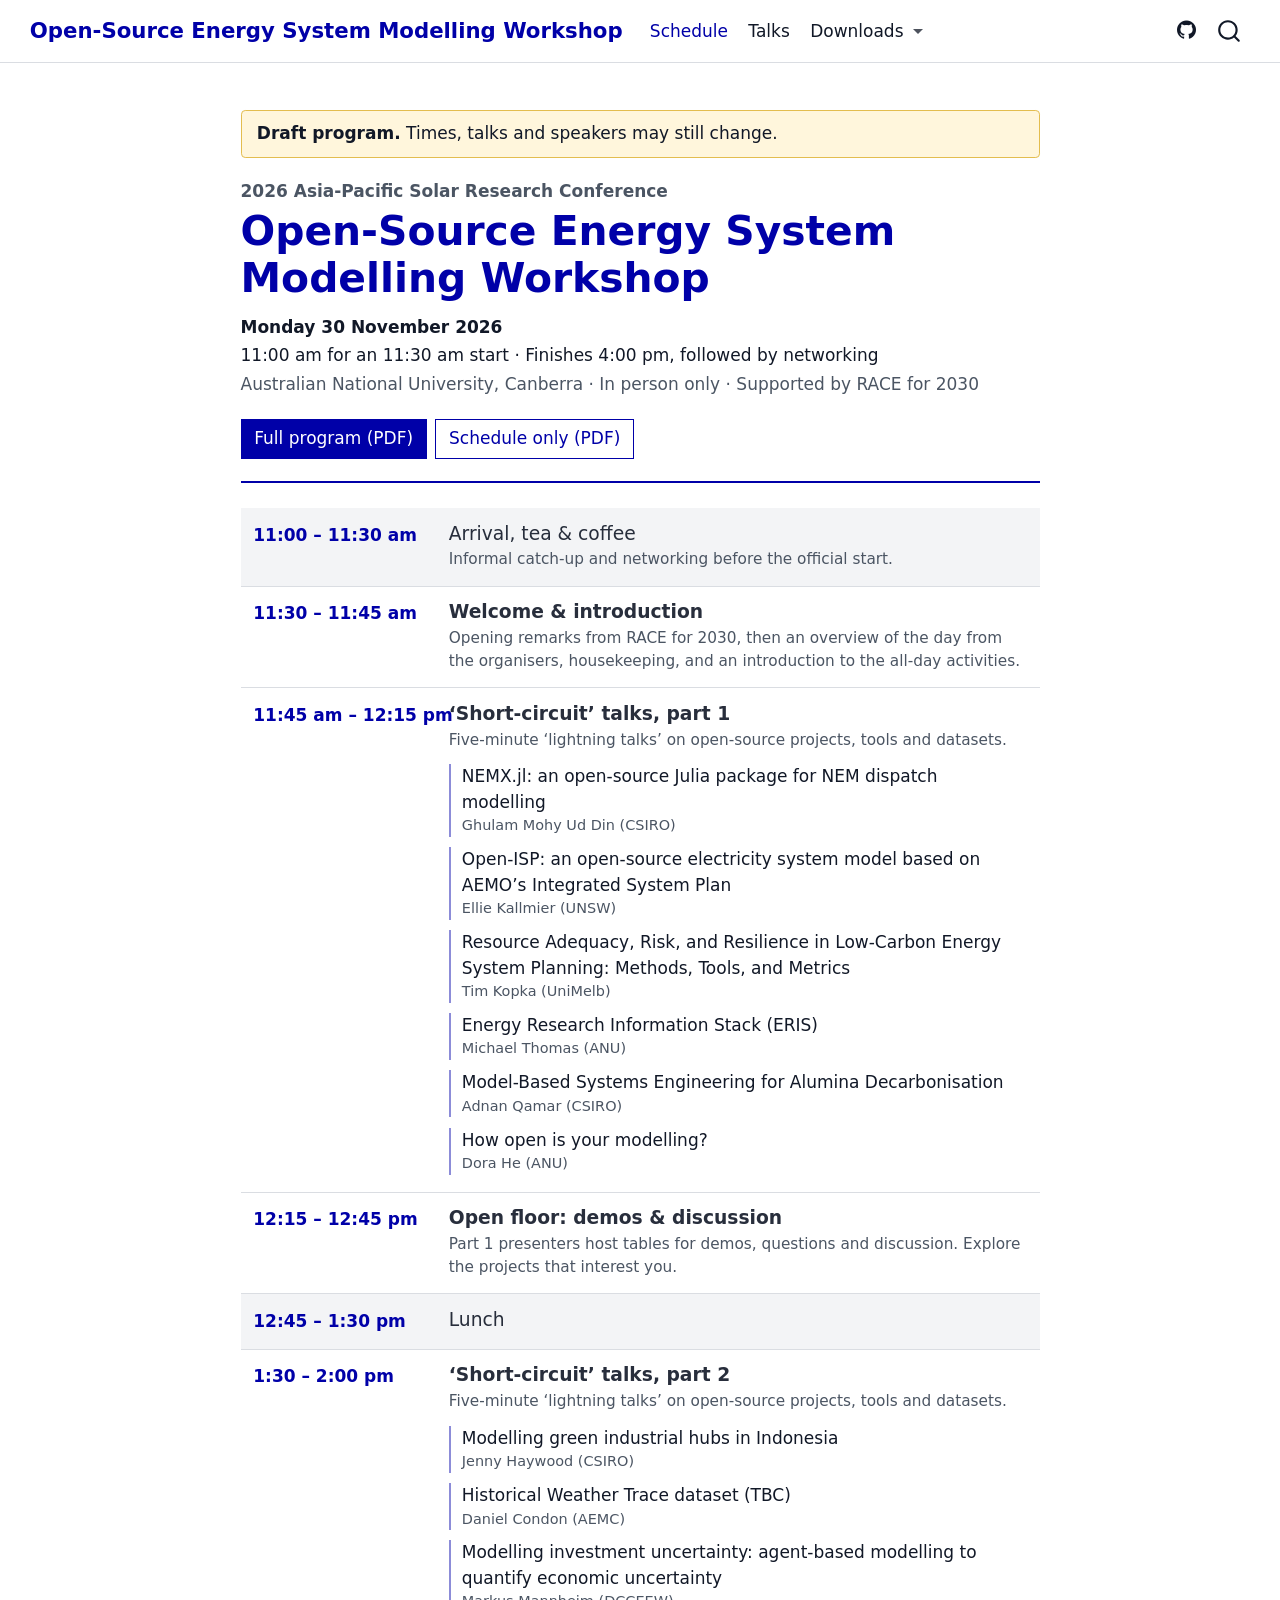
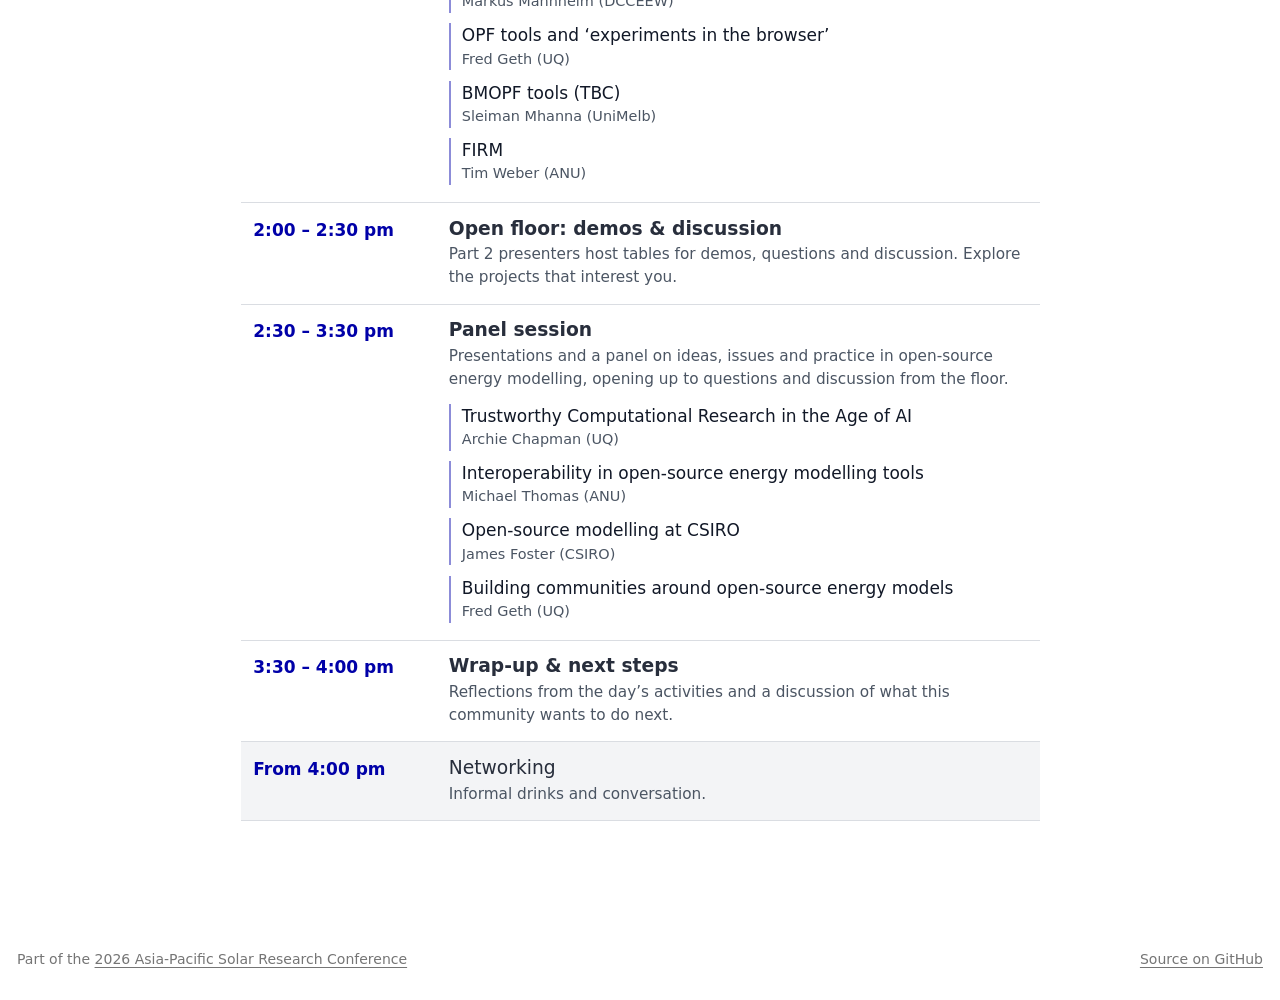
<file: index.html>
<!DOCTYPE html>
<html xmlns="http://www.w3.org/1999/xhtml" lang="en" xml:lang="en"><head>

<meta charset="utf-8">
<meta name="generator" content="quarto-1.11.9">

<meta name="viewport" content="width=device-width, initial-scale=1.0, user-scalable=yes">


<title>Open-Source Energy System Modelling Workshop · APSRC 2026</title>
<style>
/* Default styles provided by pandoc.
** See https://pandoc.org/MANUAL.html#variables-for-html for config info.
*/
span.smallcaps{font-variant: small-caps;}
div.columns{display: flex; gap: 1.5em;}
div.column{flex: auto;}
@media screen {
div.columns{gap: min(4vw, 1.5em);}
div.column{overflow-x: auto;}
}
div.hanging-indent{margin-left: 1.5em; text-indent: -1.5em;}
ul.task-list{list-style: none;}
ul.task-list li input[type="checkbox"] {
  width: 0.8em;
  margin: 0 0.8em 0.2em -1em; /* quarto-specific, see https://github.com/quarto-dev/quarto-cli/issues/4556 */ 
  vertical-align: middle;
}
</style>


<script src="site_libs/quarto-nav/quarto-nav.js"></script>
<script src="site_libs/quarto-nav/headroom.min.js"></script>
<script src="site_libs/clipboard/clipboard.min.js"></script>
<script src="site_libs/quarto-search/autocomplete.umd.js"></script>
<script src="site_libs/quarto-search/fuse.min.js"></script>
<script src="site_libs/quarto-search/quarto-search.js"></script>
<meta name="quarto:offset" content="./">
<script src="site_libs/quarto-html/quarto.js" type="module"></script>
<script src="site_libs/quarto-html/tabsets/tabsets.js" type="module"></script>
<script src="site_libs/quarto-html/scrollable-regions/scrollable-regions.js" type="module"></script>
<script src="site_libs/quarto-html/popper.min.js"></script>
<script src="site_libs/quarto-html/tippy.umd.min.js"></script>
<script src="site_libs/quarto-html/anchor.min.js"></script>
<link href="site_libs/quarto-html/tippy.css" rel="stylesheet">
<link href="site_libs/quarto-html/quarto-syntax-highlighting-63b5708e65d6cd79cd7618c58d0c21e7.css" rel="stylesheet" id="quarto-text-highlighting-styles">
<script src="site_libs/bootstrap/bootstrap.min.js"></script>
<link href="site_libs/bootstrap/bootstrap-icons.css" rel="stylesheet">
<link href="site_libs/bootstrap/bootstrap-e3c70490d481f35d4a5a2df78f297f31.min.css" rel="stylesheet" append-hash="true" id="quarto-bootstrap" data-mode="light">
<script id="quarto-search-options" type="application/json">{
  "location": "navbar",
  "copy-button": false,
  "collapse-after": 3,
  "panel-placement": "end",
  "type": "overlay",
  "limit": 50,
  "keyboard-shortcut": [
    "f",
    "/",
    "s"
  ],
  "show-item-context": false,
  "language": {
    "search-no-results-text": "No results",
    "search-matching-documents-text": "matching documents",
    "search-copy-link-title": "Copy link to search",
    "search-hide-matches-text": "Hide additional matches",
    "search-more-match-text": "more match in this document",
    "search-more-matches-text": "more matches in this document",
    "search-clear-button-title": "Clear",
    "search-text-placeholder": "",
    "search-detached-cancel-button-title": "Cancel",
    "search-submit-button-title": "Submit",
    "search-label": "Search"
  }
}</script>
<link rel="preconnect" href="https://api.fontshare.com">
<link rel="stylesheet" href="https://api.fontshare.com/v2/css?f[]=satoshi@400,500,700&amp;display=swap">


</head>

<body class="nav-fixed fullcontent quarto-light"><a id="quarto-skip-link" class="visually-hidden-focusable" href="#quarto-document-content">Skip to main content</a>

<div id="quarto-search-results"></div>
  <header id="quarto-header" class="headroom fixed-top">
    <nav class="navbar navbar-expand-lg " data-bs-theme="dark" aria-label="Site">
      <div class="navbar-container container-fluid">
      <div class="navbar-brand-container mx-auto">
    <a class="navbar-brand" href="./index.html">
    <span class="navbar-title">Open-Source Energy System Modelling Workshop</span>
    </a>
  </div>
          <button class="navbar-toggler" type="button" data-bs-toggle="collapse" data-bs-target="#navbarCollapse" aria-controls="navbarCollapse" aria-expanded="false" aria-label="Toggle navigation" onclick="if (window.quartoToggleHeadroom) { window.quartoToggleHeadroom(); }">
  <span class="navbar-toggler-icon"></span>
</button>
          <div class="collapse navbar-collapse" id="navbarCollapse">
            <ul class="navbar-nav navbar-nav-scroll me-auto">
  <li class="nav-item">
    <a class="nav-link active" href="./index.html" aria-current="page"> 
<span class="menu-text">Schedule</span></a>
  </li>  
  <li class="nav-item">
    <a class="nav-link" href="./talks.html"> 
<span class="menu-text">Talks</span></a>
  </li>  
  <li class="nav-item dropdown ">
    <a class="nav-link dropdown-toggle" href="#" id="nav-menu-downloads" role="link" data-bs-toggle="dropdown" aria-expanded="false">
 <span class="menu-text">Downloads</span>
    </a>
    <ul class="dropdown-menu" aria-labelledby="nav-menu-downloads">    
        <li>
    <a class="dropdown-item" href="./program.pdf">
 <span class="dropdown-text">Full program (PDF)</span></a>
  </li>  
        <li>
    <a class="dropdown-item" href="./schedule.pdf">
 <span class="dropdown-text">Schedule only (PDF)</span></a>
  </li>  
    </ul>
  </li>
</ul>
            <ul class="navbar-nav navbar-nav-scroll ms-auto">
  <li class="nav-item compact">
    <a class="nav-link" href="https://github.com/openenergymodelling-au/apsrc-2026-workshop"> <i class="bi bi-github" role="img" aria-label="Source on GitHub">
</i> 
<span class="menu-text"></span></a>
  </li>  
</ul>
          </div> <!-- /navcollapse -->
            <div class="quarto-navbar-tools">
</div>
            <div id="quarto-search" class="" title="Search"></div>
      </div> <!-- /container-fluid -->
    </nav>
</header>
<!-- content -->
<div id="quarto-content" class="quarto-container page-columns page-rows-contents page-layout-article page-navbar">
<!-- sidebar -->
<!-- margin-sidebar -->
    
<!-- main -->
<main class="content" id="quarto-document-content" tabindex="-1"><header id="title-block-header" class="quarto-title-block"></header>




<div class="draft-banner" role="note"><strong>Draft program.</strong> Times, talks and speakers may still
change.</div>
<header class="event-header">
<p class="event-header__kicker">2026 Asia-Pacific Solar Research Conference</p>
<h1 class="event-header__title">Open-Source Energy System Modelling Workshop</h1>
<p class="event-header__date">Monday 30 November 2026</p>
<p class="event-header__time">11:00 am for an 11:30 am start · Finishes 4:00 pm, followed by
networking</p>
<p class="event-header__place">Australian National University, Canberra · In person only · Supported by RACE for 2030</p>
</header>
<div class="program-downloads">
<p><a href="program.pdf" class="btn btn-primary">Full program (PDF)</a> <a href="schedule.pdf" class="btn btn-outline-primary">Schedule only (PDF)</a></p>
</div>
<section class="schedule" aria-label="Schedule">
<div class="session session--break"><div class="session__time">11:00 – 11:30 am</div><div class="session__body"><h3 class="session__title anchored">Arrival, tea &amp; coffee</h3><p class="session__description">Informal catch-up and networking before the official start.</p></div></div>
<div class="session session--session"><div class="session__time">11:30 – 11:45 am</div><div class="session__body"><h3 class="session__title anchored">Welcome &amp; introduction</h3><p class="session__description">Opening remarks from RACE for 2030, then an overview of the day from the
organisers, housekeeping, and an introduction to the all-day activities.</p></div></div>
<div class="session session--session"><div class="session__time">11:45 am – 12:15 pm</div><div class="session__body"><h3 class="session__title anchored">‘Short-circuit’ talks, part 1</h3><p class="session__description">Five-minute ‘lightning talks’ on open-source projects, tools and
datasets.</p><ul class="session__talks"><li><a class="talk-link" href="talks.html#talk-ghulam-mohy-ud-din">NEMX.jl: an open-source Julia package for NEM dispatch modelling</a><span class="talk-link__speakers">Ghulam Mohy Ud Din (CSIRO)</span></li><li><a class="talk-link" href="talks.html#talk-ellie-kallmier">Open-ISP: an open-source electricity system model based on AEMO’s
Integrated System Plan</a><span class="talk-link__speakers">Ellie Kallmier (UNSW)</span></li><li><a class="talk-link" href="talks.html#talk-tim-kopka">Resource Adequacy, Risk, and Resilience in Low-Carbon Energy System
Planning: Methods, Tools, and Metrics</a><span class="talk-link__speakers">Tim Kopka (UniMelb)</span></li><li><a class="talk-link" href="talks.html#talk-michael-thomas-lightning-session-1">Energy Research Information Stack (ERIS)</a><span class="talk-link__speakers">Michael Thomas (ANU)</span></li><li><a class="talk-link" href="talks.html#talk-adnan-qamar">Model-Based Systems Engineering for Alumina Decarbonisation</a><span class="talk-link__speakers">Adnan Qamar (CSIRO)</span></li><li><a class="talk-link" href="talks.html#talk-dora-he">How open is your modelling?</a><span class="talk-link__speakers">Dora He (ANU)</span></li></ul></div></div>
<div class="session session--session"><div class="session__time">12:15 – 12:45 pm</div><div class="session__body"><h3 class="session__title anchored">Open floor: demos &amp; discussion</h3><p class="session__description">Part 1 presenters host tables for demos, questions and discussion.
Explore the projects that interest you.</p></div></div>
<div class="session session--break"><div class="session__time">12:45 – 1:30 pm</div><div class="session__body"><h3 class="session__title anchored">Lunch</h3></div></div>
<div class="session session--session"><div class="session__time">1:30 – 2:00 pm</div><div class="session__body"><h3 class="session__title anchored">‘Short-circuit’ talks, part 2</h3><p class="session__description">Five-minute ‘lightning talks’ on open-source projects, tools and
datasets.</p><ul class="session__talks"><li><a class="talk-link" href="talks.html#talk-jenny-haywood">Modelling green industrial hubs in Indonesia</a><span class="talk-link__speakers">Jenny Haywood (CSIRO)</span></li><li><a class="talk-link" href="talks.html#talk-daniel-condon">Historical Weather Trace dataset (TBC)</a><span class="talk-link__speakers">Daniel Condon (AEMC)</span></li><li><a class="talk-link" href="talks.html#talk-markus-mannheim">Modelling investment uncertainty: agent-based modelling to quantify
economic uncertainty</a><span class="talk-link__speakers">Markus Mannheim (DCCEEW)</span></li><li><a class="talk-link" href="talks.html#talk-fred-geth-lightning-session-2">OPF tools and ‘experiments in the browser’</a><span class="talk-link__speakers">Fred Geth (UQ)</span></li><li><a class="talk-link" href="talks.html#talk-sleiman-mhanna">BMOPF tools (TBC)</a><span class="talk-link__speakers">Sleiman Mhanna (UniMelb)</span></li><li><a class="talk-link" href="talks.html#talk-tim-weber">FIRM</a><span class="talk-link__speakers">Tim Weber (ANU)</span></li></ul></div></div>
<div class="session session--session"><div class="session__time">2:00 – 2:30 pm</div><div class="session__body"><h3 class="session__title anchored">Open floor: demos &amp; discussion</h3><p class="session__description">Part 2 presenters host tables for demos, questions and discussion.
Explore the projects that interest you.</p></div></div>
<div class="session session--session"><div class="session__time">2:30 – 3:30 pm</div><div class="session__body"><h3 class="session__title anchored">Panel session</h3><p class="session__description">Presentations and a panel on ideas, issues and practice in open-source
energy modelling, opening up to questions and discussion from the floor.</p><ul class="session__talks"><li><a class="talk-link" href="talks.html#talk-archie-chapman">Trustworthy Computational Research in the Age of AI</a><span class="talk-link__speakers">Archie Chapman (UQ)</span></li><li><a class="talk-link" href="talks.html#talk-michael-thomas-panel-session">Interoperability in open-source energy modelling tools</a><span class="talk-link__speakers">Michael Thomas (ANU)</span></li><li><a class="talk-link" href="talks.html#talk-james-foster">Open-source modelling at CSIRO</a><span class="talk-link__speakers">James Foster (CSIRO)</span></li><li><a class="talk-link" href="talks.html#talk-fred-geth-panel-session">Building communities around open-source energy models</a><span class="talk-link__speakers">Fred Geth (UQ)</span></li></ul></div></div>
<div class="session session--session"><div class="session__time">3:30 – 4:00 pm</div><div class="session__body"><h3 class="session__title anchored">Wrap-up &amp; next steps</h3><p class="session__description">Reflections from the day’s activities and a discussion of what this
community wants to do next.</p></div></div>
<div class="session session--break"><div class="session__time">From 4:00 pm</div><div class="session__body"><h3 class="session__title anchored">Networking</h3><p class="session__description">Informal drinks and conversation.</p></div></div>
</section>



</main> <!-- /main -->
<script id="quarto-html-after-body" type="application/javascript">
  window.document.addEventListener("DOMContentLoaded", function (event) {
    const icon = "";
    const anchorJS = new window.AnchorJS();
    anchorJS.options = {
      placement: 'right',
      icon: icon
    };
    anchorJS.add('.anchored');
    const isCodeAnnotation = (el) => {
      for (const clz of el.classList) {
        if (clz.startsWith('code-annotation-')) {                     
          return true;
        }
      }
      return false;
    }
    const onCopySuccess = function(e) {
      // button target
      const button = e.trigger;
      // don't keep focus
      button.blur();
      // flash "checked"
      button.classList.add('code-copy-button-checked');
      var currentTitle = button.getAttribute("title");
      button.setAttribute("title", "Copied!");
      let tooltip;
      if (window.bootstrap) {
        button.setAttribute("data-bs-toggle", "tooltip");
        button.setAttribute("data-bs-placement", "left");
        button.setAttribute("data-bs-title", "Copied!");
        tooltip = new bootstrap.Tooltip(button, 
          { trigger: "manual", 
            customClass: "code-copy-button-tooltip",
            offset: [0, -8]});
        tooltip.show();    
      }
      setTimeout(function() {
        if (tooltip) {
          tooltip.hide();
          button.removeAttribute("data-bs-title");
          button.removeAttribute("data-bs-toggle");
          button.removeAttribute("data-bs-placement");
        }
        button.setAttribute("title", currentTitle);
        button.classList.remove('code-copy-button-checked');
      }, 1000);
      // clear code selection
      e.clearSelection();
    }
    const getTextToCopy = function(trigger) {
      const outerScaffold = trigger.parentElement.cloneNode(true);
      const codeEl = outerScaffold.querySelector('code');
      for (const childEl of codeEl.children) {
        if (isCodeAnnotation(childEl)) {
          childEl.remove();
        }
      }
      return codeEl.innerText;
    }
    const clipboard = new window.ClipboardJS('.code-copy-button:not([data-in-quarto-modal])', {
      text: getTextToCopy
    });
    clipboard.on('success', onCopySuccess);
    if (window.document.getElementById('quarto-embedded-source-code-modal')) {
      const clipboardModal = new window.ClipboardJS('.code-copy-button[data-in-quarto-modal]', {
        text: getTextToCopy,
        container: window.document.getElementById('quarto-embedded-source-code-modal')
      });
      clipboardModal.on('success', onCopySuccess);
    }
      var localhostRegex = new RegExp(/^(?:http|https):\/\/localhost\:?[0-9]*\//);
      var mailtoRegex = new RegExp(/^mailto:/);
        var filterRegex = new RegExp("https:\/\/openenergymodelling-au\.github\.io\/apsrc-2026-workshop\/");
      var isInternal = (href) => {
          return filterRegex.test(href) || localhostRegex.test(href) || mailtoRegex.test(href);
      }
      // Inspect non-navigation links and adorn them if external
      window.quartoDecorateExternalLinks = function (root) {
     var links = (root || window.document).querySelectorAll('a[href]:not(.nav-link):not(.navbar-brand):not(.toc-action):not(.sidebar-link):not(.sidebar-item-toggle):not(.pagination-link):not(.no-external):not([aria-hidden]):not(.dropdown-item):not(.quarto-navigation-tool):not(.about-link)');
      for (var i=0; i<links.length; i++) {
        const link = links[i];
        if (!isInternal(link.href)) {
          // undo the damage that might have been done by quarto-nav.js in the case of
          // links that we want to consider external
          if (link.dataset.originalHref !== undefined) {
            link.href = link.dataset.originalHref;
          }
          if (!link.classList.contains('no-external-icon')) {
          }
        }
      }
      };
      window.quartoDecorateExternalLinks(window.document);
    // Esc closes the popup (WCAG 1.4.13) and focus leaving both trigger and
    // popup closes it (WCAG 2.4.11); tippy handles neither for interactive popups.
    const hideOnEscAndFocusOut = {
      name: 'hideOnEscAndFocusOut',
      defaultValue: true,
      fn(instance) {
        const dismiss = () => {
          // A show scheduled by the trigger delay would otherwise reopen it
          instance.clearDelayTimeouts();
          instance.hide();
        };
        const onKeyDown = (event) => {
          if (event.key !== 'Escape') {
            return;
          }
          // Keep Esc from also reaching page handlers (e.g. reveal.js overview),
          // except an open reveal.js slide menu, which Esc should close too.
          // The menu handles keys only when its keyboard option is on.
          const menuHandlesEsc = window.Reveal?.getPlugin?.('menu')?.isOpen() &&
            window.Reveal.getConfig().menu?.keyboard !== false;
          if (!menuHandlesEsc) {
            event.stopPropagation();
          }
          if (instance.popper.contains(window.document.activeElement)) {
            // Disabled while refocusing so the focus trigger does not reopen it
            instance.disable();
            instance.reference.focus();
            instance.enable();
          }
          dismiss();
        };
        const onFocusOut = (event) => {
          const target = event.relatedTarget;
          if (target && !instance.reference.contains(target) &&
              !instance.popper.contains(target)) {
            dismiss();
          }
        };
        // On the trigger too: a click trigger (code-annotations: select) has no
        // blur handling. Attached for the instance's lifetime so leaving the
        // trigger also cancels a show still pending on the trigger delay.
        instance.reference.addEventListener('focusout', onFocusOut);
        return {
          onShow() {
            window.document.addEventListener('keydown', onKeyDown, true);
            instance.popper.addEventListener('focusout', onFocusOut);
          },
          onHide() {
            window.document.removeEventListener('keydown', onKeyDown, true);
            instance.popper.removeEventListener('focusout', onFocusOut);
          },
          onDestroy() {
            instance.reference.removeEventListener('focusout', onFocusOut);
          },
        };
      },
    };
    function tippyHover(el, contentFn, onTriggerFn, onUntriggerFn) {
      const config = {
        allowHTML: true,
        maxWidth: 500,
        delay: 100,
        arrow: false,
        appendTo: function(el) {
            return el.parentElement;
        },
        interactive: true,
        interactiveBorder: 10,
        theme: 'quarto',
        placement: 'bottom-start',
        plugins: [hideOnEscAndFocusOut],
      };
      if (contentFn) {
        config.content = contentFn;
      }
      if (onTriggerFn) {
        config.onTrigger = onTriggerFn;
      }
      if (onUntriggerFn) {
        config.onUntrigger = onUntriggerFn;
      }
      window.tippy(el, config); 
    }
    const noterefs = window.document.querySelectorAll('a[role="doc-noteref"]');
    for (var i=0; i<noterefs.length; i++) {
      const ref = noterefs[i];
      tippyHover(ref, function() {
        // use id or data attribute instead here
        let href = ref.getAttribute('data-footnote-href') || ref.getAttribute('href');
        try { href = new URL(href).hash; } catch {}
        const id = href.replace(/^#\/?/, "");
        const note = window.document.getElementById(id);
        if (note) {
          return note.innerHTML;
        } else {
          return "";
        }
      });
    }
    const xrefs = window.document.querySelectorAll('a.quarto-xref');
    const processXRef = (id, note) => {
      // Strip column container classes
      const stripColumnClz = (el) => {
        el.classList.remove("page-full", "page-columns");
        if (el.children) {
          for (const child of el.children) {
            stripColumnClz(child);
          }
        }
      }
      stripColumnClz(note)
      if (id === null || id.startsWith('sec-')) {
        // Special case sections, only their first couple elements
        const container = document.createElement("div");
        if (note.children && note.children.length > 2) {
          container.appendChild(note.children[0].cloneNode(true));
          for (let i = 1; i < note.children.length; i++) {
            const child = note.children[i];
            if (child.tagName === "P" && child.innerText === "") {
              continue;
            } else {
              container.appendChild(child.cloneNode(true));
              break;
            }
          }
          if (window.Quarto?.typesetMath) {
            window.Quarto.typesetMath(container);
          }
          return container.innerHTML
        } else {
          if (window.Quarto?.typesetMath) {
            window.Quarto.typesetMath(note);
          }
          return note.innerHTML;
        }
      } else {
        // Remove any anchor links if they are present
        const anchorLink = note.querySelector('a.anchorjs-link');
        if (anchorLink) {
          anchorLink.remove();
        }
        if (window.Quarto?.typesetMath) {
          window.Quarto.typesetMath(note);
        }
        if (note.classList.contains("callout")) {
          return note.outerHTML;
        } else {
          return note.innerHTML;
        }
      }
    }
    for (var i=0; i<xrefs.length; i++) {
      const xref = xrefs[i];
      tippyHover(xref, undefined, function(instance) {
        instance.disable();
        let url = xref.getAttribute('href');
        let hash = undefined; 
        if (url.startsWith('#')) {
          hash = url;
        } else {
          try { hash = new URL(url).hash; } catch {}
        }
        if (hash) {
          const id = hash.replace(/^#\/?/, "");
          const note = window.document.getElementById(id);
          if (note !== null) {
            try {
              const html = processXRef(id, note.cloneNode(true));
              instance.setContent(html);
            } finally {
              instance.enable();
              instance.show();
            }
          } else {
            // See if we can fetch this
            fetch(url.split('#')[0])
            .then(res => res.text())
            .then(html => {
              const parser = new DOMParser();
              const htmlDoc = parser.parseFromString(html, "text/html");
              const note = htmlDoc.getElementById(id);
              if (note !== null) {
                const html = processXRef(id, note);
                instance.setContent(html);
              } 
            }).finally(() => {
              instance.enable();
              instance.show();
            });
          }
        } else {
          // See if we can fetch a full url (with no hash to target)
          // This is a special case and we should probably do some content thinning / targeting
          fetch(url)
          .then(res => res.text())
          .then(html => {
            const parser = new DOMParser();
            const htmlDoc = parser.parseFromString(html, "text/html");
            const note = htmlDoc.querySelector('main.content');
            if (note !== null) {
              // This should only happen for chapter cross references
              // (since there is no id in the URL)
              // remove the first header
              if (note.children.length > 0 && note.children[0].tagName === "HEADER") {
                note.children[0].remove();
              }
              const html = processXRef(null, note);
              instance.setContent(html);
            } 
          }).finally(() => {
            instance.enable();
            instance.show();
          });
        }
      }, function(instance) {
      });
    }
        let selectedAnnoteEl;
        const selectorForAnnotation = ( cell, annotation) => {
          let cellAttr = 'data-code-cell="' + cell + '"';
          let lineAttr = 'data-code-annotation="' +  annotation + '"';
          const selector = 'span[' + cellAttr + '][' + lineAttr + ']';
          return selector;
        }
        const selectCodeLines = (annoteEl) => {
          const doc = window.document;
          const targetCell = annoteEl.getAttribute("data-target-cell");
          const targetAnnotation = annoteEl.getAttribute("data-target-annotation");
          const annoteSpan = window.document.querySelector(selectorForAnnotation(targetCell, targetAnnotation));
          const lines = annoteSpan.getAttribute("data-code-lines").split(",");
          const lineIds = lines.map((line) => {
            return targetCell + "-" + line;
          })
          // Each band is positioned against its own containing block, which is
          // not the offsetParent of the lines, so place it from client rects.
          const placeBand = (band, firstEl, lastEl, codeBlock) => {
            const container = band.offsetParent;
            if (container === null) {
              return;
            }
            const containerRect = container.getBoundingClientRect();
            // Reveal.js scales slides with a transform, so convert client
            // pixels back to the CSS pixels of the container.
            const scale = containerRect.height / container.offsetHeight || 1;
            const firstRect = firstEl.getBoundingClientRect();
            const lastRect = lastEl.getBoundingClientRect();
            const top = (firstRect.top - containerRect.top) / scale - container.clientTop + container.scrollTop;
            const height = (lastRect.bottom - firstRect.top) / scale;
            band.style.top = top - 2 + "px";
            band.style.height = height + 4 + "px";
            if (codeBlock) {
              // Without the copy button wrapper, the containing block is wider
              // than the code block, so span the code block explicitly.
              const blockRect = codeBlock.getBoundingClientRect();
              band.style.left = (blockRect.left - containerRect.left) / scale - container.clientLeft + container.scrollLeft + "px";
              band.style.width = blockRect.width / scale + "px";
            }
          };
          if (lineIds.length > 0) {
            const el = window.document.getElementById(lineIds[0]);
            const lastEl = window.document.getElementById(lineIds[lineIds.length - 1]);
            const parent = el.parentElement.parentElement;
            // cook up a div (if necessary) and position it
            let div = window.document.getElementById("code-annotation-line-highlight");
            if (div === null) {
              div = window.document.createElement("div");
              div.setAttribute("id", "code-annotation-line-highlight");
              div.style.position = 'absolute';
              parent.appendChild(div);
            }
            placeBand(div, el, lastEl, parent.closest("div.sourceCode") || parent);
            let gutterDiv = window.document.getElementById("code-annotation-line-highlight-gutter");
            if (gutterDiv === null) {
              gutterDiv = window.document.createElement("div");
              gutterDiv.setAttribute("id", "code-annotation-line-highlight-gutter");
              gutterDiv.style.position = 'absolute';
              const codeCell = window.document.getElementById(targetCell);
              const gutter = codeCell.querySelector('.code-annotation-gutter');
              gutter.appendChild(gutterDiv);
            }
            placeBand(gutterDiv, el, lastEl);
            selectedAnnoteEl = annoteEl;
          }
        };
        const unselectCodeLines = () => {
          const elementsIds = ["code-annotation-line-highlight", "code-annotation-line-highlight-gutter"];
          elementsIds.forEach((elId) => {
            const div = window.document.getElementById(elId);
            if (div) {
              div.remove();
            }
          });
          selectedAnnoteEl = undefined;
        };
          // Handle positioning of the toggle
      window.addEventListener(
        "resize",
        throttle(() => {
          elRect = undefined;
          if (selectedAnnoteEl) {
            selectCodeLines(selectedAnnoteEl);
          }
        }, 10)
      );
      function throttle(fn, ms) {
      let throttle = false;
      let timer;
        return (...args) => {
          if(!throttle) { // first call gets through
              fn.apply(this, args);
              throttle = true;
          } else { // all the others get throttled
              if(timer) clearTimeout(timer); // cancel #2
              timer = setTimeout(() => {
                fn.apply(this, args);
                timer = throttle = false;
              }, ms);
          }
        };
      }
        // Attach click handler to the DT
        const annoteDls = window.document.querySelectorAll('dt[data-target-cell]');
        for (const annoteDlNode of annoteDls) {
          annoteDlNode.addEventListener('click', (event) => {
            const clickedEl = event.target;
            if (clickedEl !== selectedAnnoteEl) {
              unselectCodeLines();
              const activeEl = window.document.querySelector('dt[data-target-cell].code-annotation-active');
              if (activeEl) {
                activeEl.classList.remove('code-annotation-active');
              }
              selectCodeLines(clickedEl);
              clickedEl.classList.add('code-annotation-active');
            } else {
              // Unselect the line
              unselectCodeLines();
              clickedEl.classList.remove('code-annotation-active');
            }
          });
        }
    const findCites = (el) => {
      const parentEl = el.parentElement;
      if (parentEl) {
        const cites = parentEl.dataset.cites;
        if (cites) {
          return {
            el,
            cites: cites.split(' ')
          };
        } else {
          return findCites(el.parentElement)
        }
      } else {
        return undefined;
      }
    };
    var bibliorefs = window.document.querySelectorAll('a[role="doc-biblioref"]');
    for (var i=0; i<bibliorefs.length; i++) {
      const ref = bibliorefs[i];
      const citeInfo = findCites(ref);
      if (citeInfo) {
        tippyHover(citeInfo.el, function() {
          var popup = window.document.createElement('div');
          citeInfo.cites.forEach(function(cite) {
            var citeDiv = window.document.createElement('div');
            citeDiv.classList.add('hanging-indent');
            citeDiv.classList.add('csl-entry');
            var biblioDiv = window.document.getElementById('ref-' + cite);
            if (biblioDiv) {
              citeDiv.innerHTML = biblioDiv.innerHTML;
            }
            popup.appendChild(citeDiv);
          });
          return popup.innerHTML;
        });
      }
    }
  });
  </script>
  <script type="application/javascript">
  window.quartoScrollableRegionsLabels = {"code":"Scrollable code","output":"Scrollable output"};
  </script>
</div> <!-- /content -->
<footer class="footer">
  <div class="nav-footer">
    <div class="nav-footer-left">
<p>Part of the <a href="https://event.fourwaves.com/2026apsrc">2026 Asia-Pacific Solar Research Conference</a></p>
</div>   
    <div class="nav-footer-center">
      &nbsp;
    </div>
    <div class="nav-footer-right">
<p><a href="https://github.com/openenergymodelling-au/apsrc-2026-workshop">Source on GitHub</a></p>
</div>
  </div>
</footer>




</body></html>
</file>
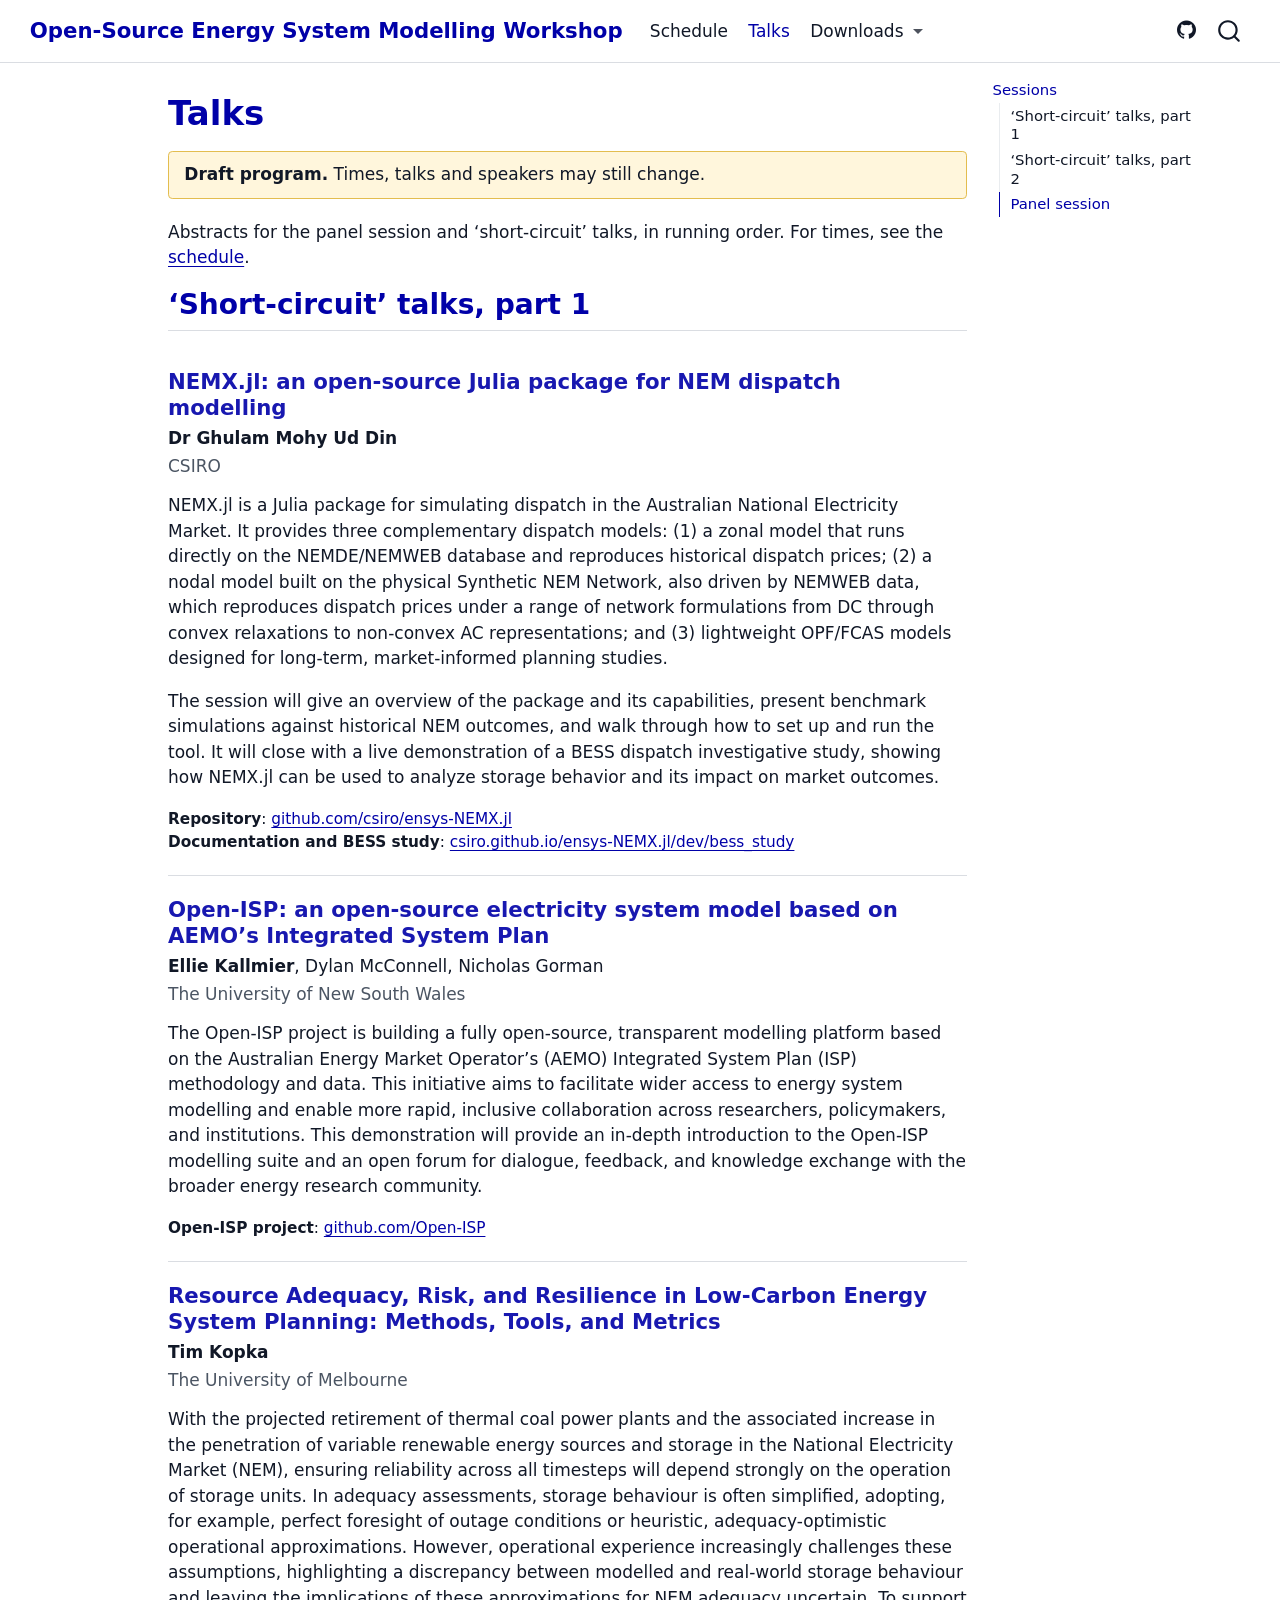
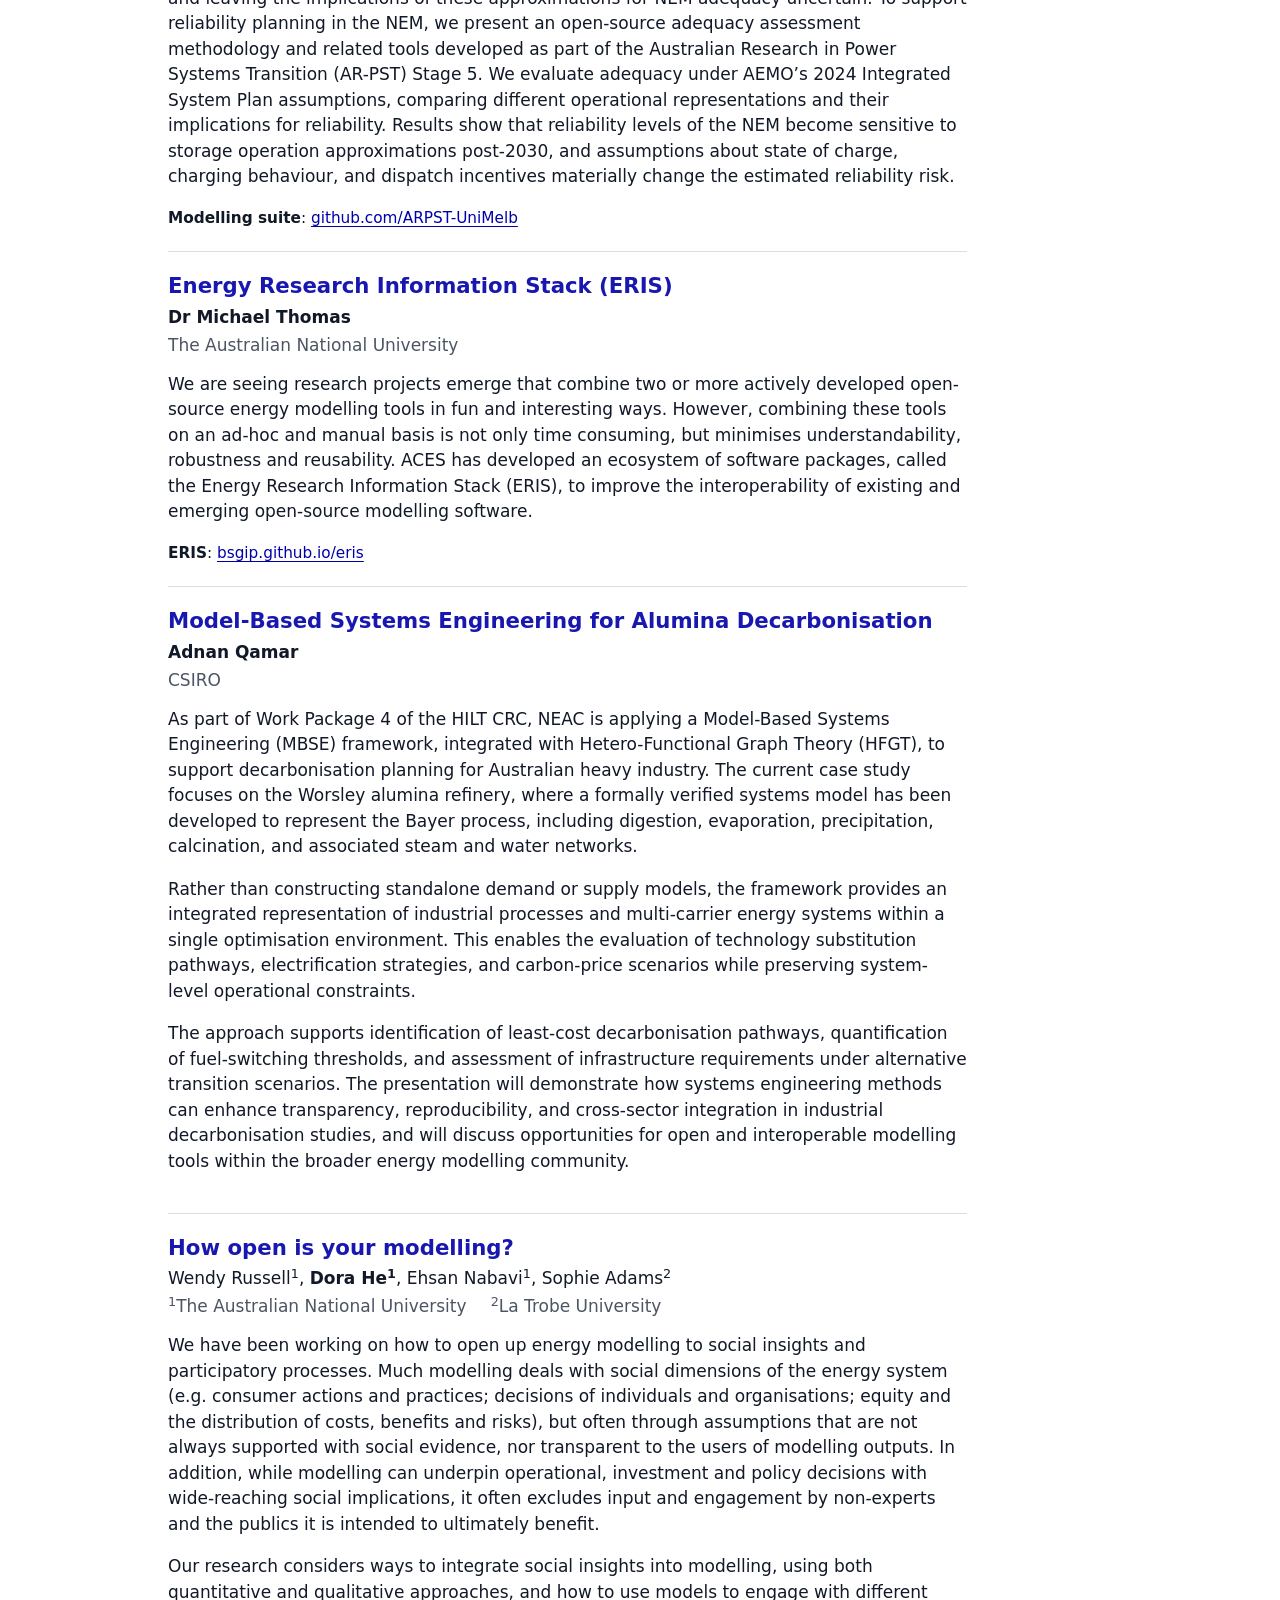
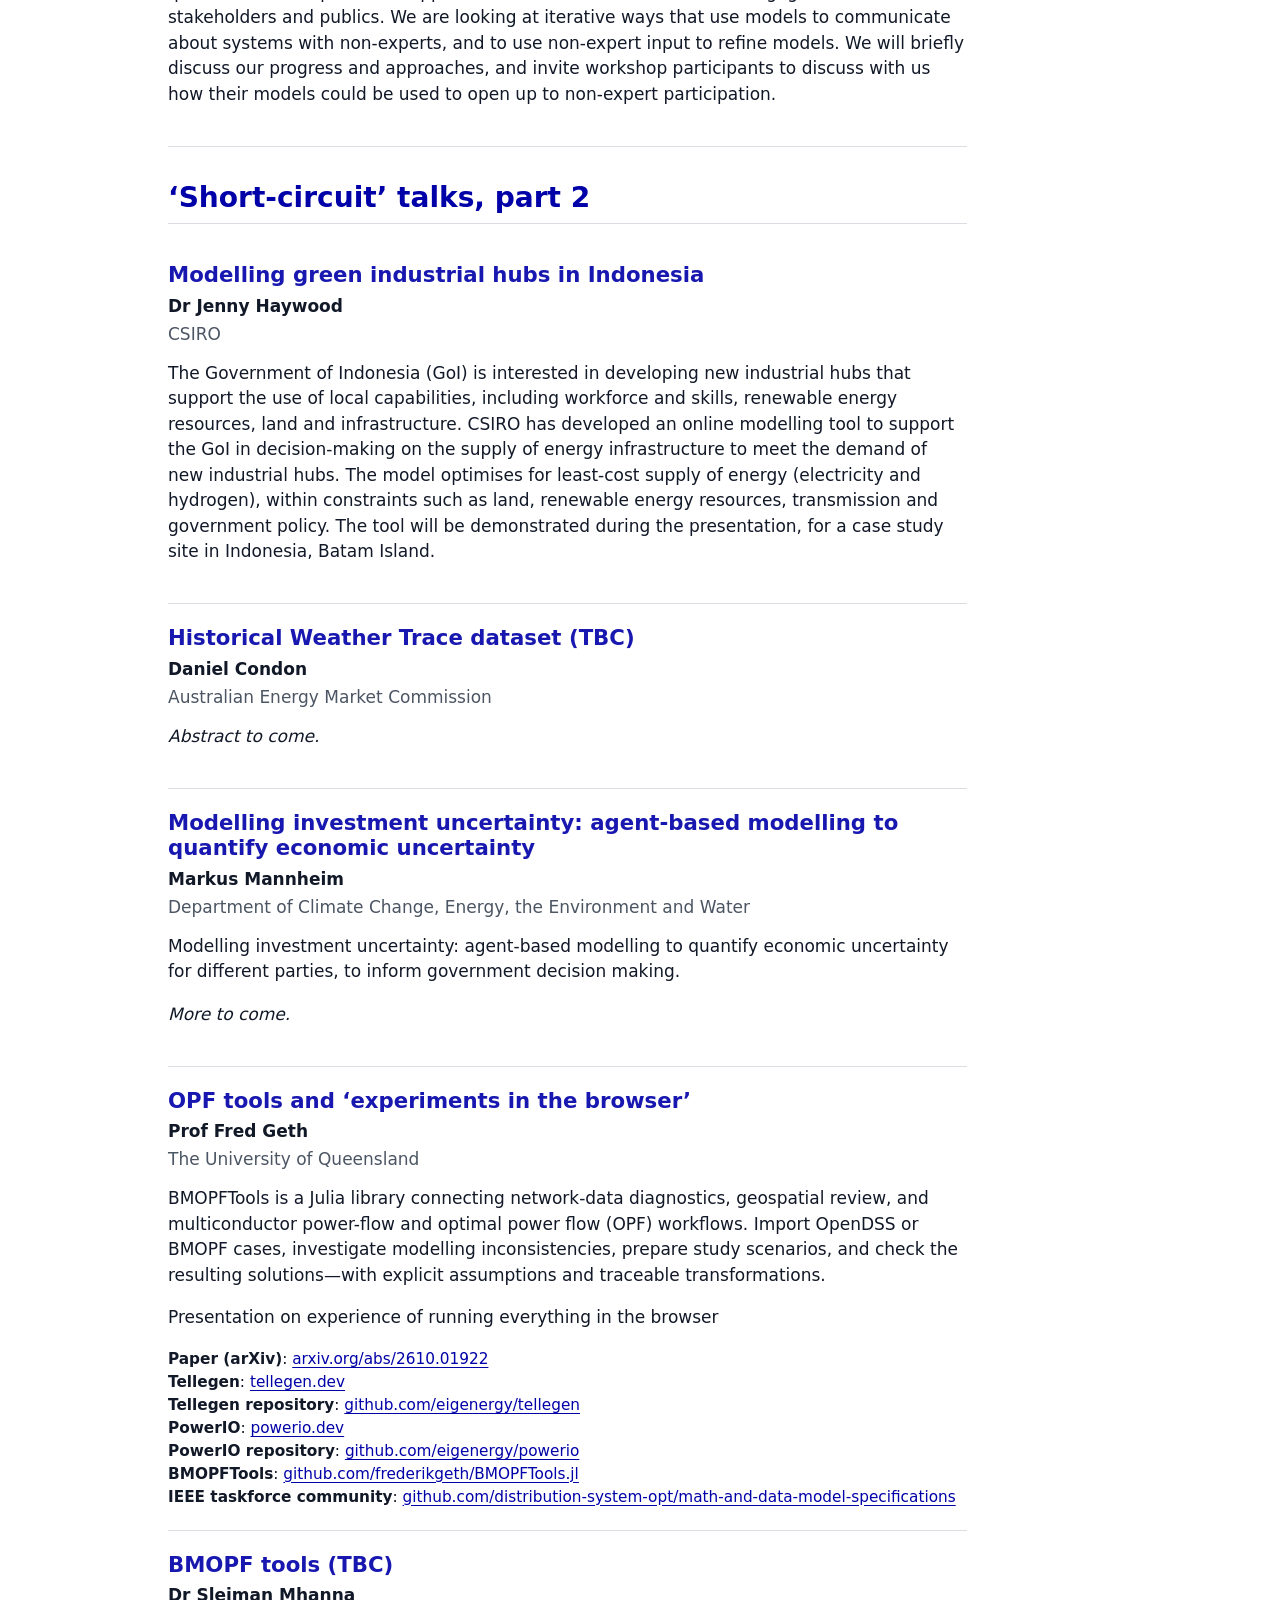
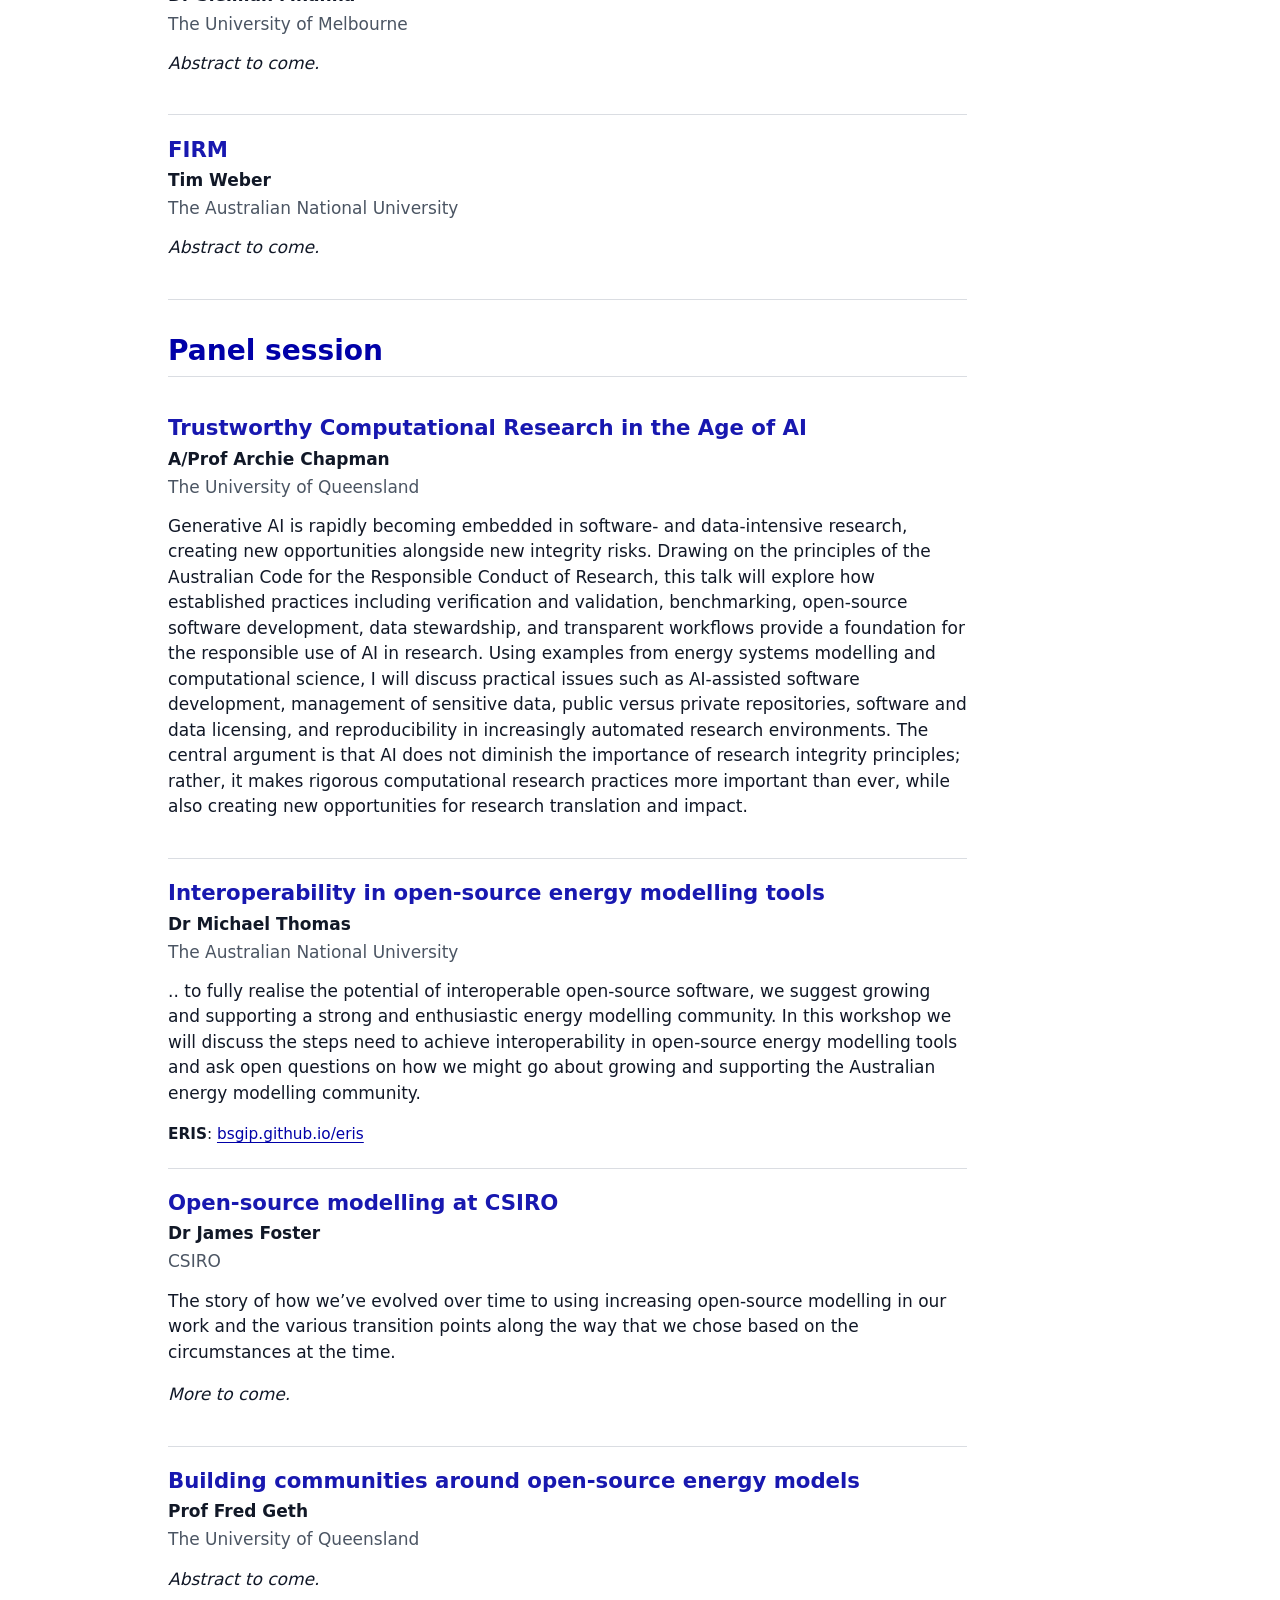
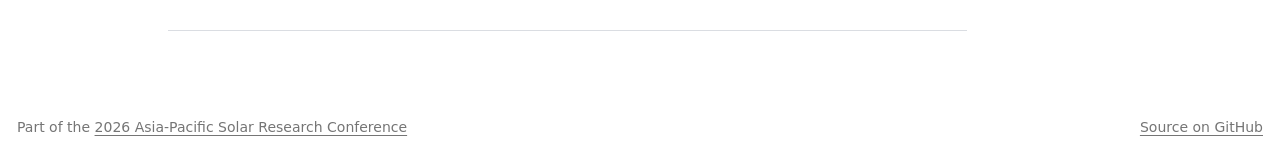
<file: talks.html>
<!DOCTYPE html>
<html xmlns="http://www.w3.org/1999/xhtml" lang="en" xml:lang="en"><head>

<meta charset="utf-8">
<meta name="generator" content="quarto-1.11.9">

<meta name="viewport" content="width=device-width, initial-scale=1.0, user-scalable=yes">


<title>Talks – Open-Source Energy System Modelling Workshop · APSRC 2026</title>
<style>
/* Default styles provided by pandoc.
** See https://pandoc.org/MANUAL.html#variables-for-html for config info.
*/
span.smallcaps{font-variant: small-caps;}
div.columns{display: flex; gap: 1.5em;}
div.column{flex: auto;}
@media screen {
div.columns{gap: min(4vw, 1.5em);}
div.column{overflow-x: auto;}
}
div.hanging-indent{margin-left: 1.5em; text-indent: -1.5em;}
ul.task-list{list-style: none;}
ul.task-list li input[type="checkbox"] {
  width: 0.8em;
  margin: 0 0.8em 0.2em -1em; /* quarto-specific, see https://github.com/quarto-dev/quarto-cli/issues/4556 */ 
  vertical-align: middle;
}
</style>


<script src="site_libs/quarto-nav/quarto-nav.js"></script>
<script src="site_libs/quarto-nav/headroom.min.js"></script>
<script src="site_libs/clipboard/clipboard.min.js"></script>
<script src="site_libs/quarto-search/autocomplete.umd.js"></script>
<script src="site_libs/quarto-search/fuse.min.js"></script>
<script src="site_libs/quarto-search/quarto-search.js"></script>
<meta name="quarto:offset" content="./">
<script src="site_libs/quarto-html/quarto.js" type="module"></script>
<script src="site_libs/quarto-html/tabsets/tabsets.js" type="module"></script>
<script src="site_libs/quarto-html/scrollable-regions/scrollable-regions.js" type="module"></script>
<script src="site_libs/quarto-html/popper.min.js"></script>
<script src="site_libs/quarto-html/tippy.umd.min.js"></script>
<script src="site_libs/quarto-html/anchor.min.js"></script>
<link href="site_libs/quarto-html/tippy.css" rel="stylesheet">
<link href="site_libs/quarto-html/quarto-syntax-highlighting-63b5708e65d6cd79cd7618c58d0c21e7.css" rel="stylesheet" id="quarto-text-highlighting-styles">
<script src="site_libs/bootstrap/bootstrap.min.js"></script>
<link href="site_libs/bootstrap/bootstrap-icons.css" rel="stylesheet">
<link href="site_libs/bootstrap/bootstrap-e3c70490d481f35d4a5a2df78f297f31.min.css" rel="stylesheet" append-hash="true" id="quarto-bootstrap" data-mode="light">
<script id="quarto-search-options" type="application/json">{
  "location": "navbar",
  "copy-button": false,
  "collapse-after": 3,
  "panel-placement": "end",
  "type": "overlay",
  "limit": 50,
  "keyboard-shortcut": [
    "f",
    "/",
    "s"
  ],
  "show-item-context": false,
  "language": {
    "search-no-results-text": "No results",
    "search-matching-documents-text": "matching documents",
    "search-copy-link-title": "Copy link to search",
    "search-hide-matches-text": "Hide additional matches",
    "search-more-match-text": "more match in this document",
    "search-more-matches-text": "more matches in this document",
    "search-clear-button-title": "Clear",
    "search-text-placeholder": "",
    "search-detached-cancel-button-title": "Cancel",
    "search-submit-button-title": "Submit",
    "search-label": "Search"
  }
}</script>
<link rel="preconnect" href="https://api.fontshare.com">
<link rel="stylesheet" href="https://api.fontshare.com/v2/css?f[]=satoshi@400,500,700&amp;display=swap">


</head>

<body class="nav-fixed quarto-light"><a id="quarto-skip-link" class="visually-hidden-focusable" href="#quarto-document-content">Skip to main content</a>

<div id="quarto-search-results"></div>
  <header id="quarto-header" class="headroom fixed-top">
    <nav class="navbar navbar-expand-lg " data-bs-theme="dark" aria-label="Site">
      <div class="navbar-container container-fluid">
      <div class="navbar-brand-container mx-auto">
    <a class="navbar-brand" href="./index.html">
    <span class="navbar-title">Open-Source Energy System Modelling Workshop</span>
    </a>
  </div>
          <button class="navbar-toggler" type="button" data-bs-toggle="collapse" data-bs-target="#navbarCollapse" aria-controls="navbarCollapse" aria-expanded="false" aria-label="Toggle navigation" onclick="if (window.quartoToggleHeadroom) { window.quartoToggleHeadroom(); }">
  <span class="navbar-toggler-icon"></span>
</button>
          <div class="collapse navbar-collapse" id="navbarCollapse">
            <ul class="navbar-nav navbar-nav-scroll me-auto">
  <li class="nav-item">
    <a class="nav-link" href="./index.html"> 
<span class="menu-text">Schedule</span></a>
  </li>  
  <li class="nav-item">
    <a class="nav-link active" href="./talks.html" aria-current="page"> 
<span class="menu-text">Talks</span></a>
  </li>  
  <li class="nav-item dropdown ">
    <a class="nav-link dropdown-toggle" href="#" id="nav-menu-downloads" role="link" data-bs-toggle="dropdown" aria-expanded="false">
 <span class="menu-text">Downloads</span>
    </a>
    <ul class="dropdown-menu" aria-labelledby="nav-menu-downloads">    
        <li>
    <a class="dropdown-item" href="./program.pdf">
 <span class="dropdown-text">Full program (PDF)</span></a>
  </li>  
        <li>
    <a class="dropdown-item" href="./schedule.pdf">
 <span class="dropdown-text">Schedule only (PDF)</span></a>
  </li>  
    </ul>
  </li>
</ul>
            <ul class="navbar-nav navbar-nav-scroll ms-auto">
  <li class="nav-item compact">
    <a class="nav-link" href="https://github.com/openenergymodelling-au/apsrc-2026-workshop"> <i class="bi bi-github" role="img" aria-label="Source on GitHub">
</i> 
<span class="menu-text"></span></a>
  </li>  
</ul>
          </div> <!-- /navcollapse -->
            <div class="quarto-navbar-tools">
</div>
            <div id="quarto-search" class="" title="Search"></div>
      </div> <!-- /container-fluid -->
    </nav>
</header>
<!-- content -->
<div id="quarto-content" class="quarto-container page-columns page-rows-contents page-layout-article page-navbar">
<!-- sidebar -->
<!-- margin-sidebar -->
    <div id="quarto-margin-sidebar" class="sidebar margin-sidebar">
        <nav id="TOC" role="doc-toc" aria-labelledby="toc-title" class="toc-active">
    <h2 id="toc-title">Sessions</h2>
   
  <ul>
  <li><a href="#talks-lightning-session-1" id="toc-talks-lightning-session-1" class="nav-link active" data-scroll-target="#talks-lightning-session-1">‘Short-circuit’ talks, part 1</a></li>
  <li><a href="#talks-lightning-session-2" id="toc-talks-lightning-session-2" class="nav-link" data-scroll-target="#talks-lightning-session-2">‘Short-circuit’ talks, part 2</a></li>
  <li><a href="#talks-panel-session" id="toc-talks-panel-session" class="nav-link" data-scroll-target="#talks-panel-session">Panel session</a></li>
  </ul>
</nav>
    </div>
<!-- main -->
<main class="content" id="quarto-document-content" tabindex="-1">

<header id="title-block-header" class="quarto-title-block default">
<div class="quarto-title">
<h1 class="title">Talks</h1>
</div>



<div class="quarto-title-meta">

    
  
    
  </div>
  


</header>


<div class="draft-banner" role="note"><strong>Draft program.</strong> Times, talks and speakers may still
change.</div>
<p>Abstracts for the panel session and ‘short-circuit’ talks, in running order. For times, see the <a href="./index.html">schedule</a>.</p>
<nav class="talks-jump" aria-label="Sessions">Jump to: <a href="#talks-lightning-session-1">‘Short-circuit’ talks, part 1</a> · <a href="#talks-lightning-session-2">‘Short-circuit’ talks, part 2</a> · <a href="#talks-panel-session">Panel session</a></nav>
<section id="talks-lightning-session-1" class="level2">
<h2 class="anchored" data-anchor-id="talks-lightning-session-1">‘Short-circuit’ talks, part 1</h2>
<article class="talk" id="talk-ghulam-mohy-ud-din">
<h3 class="talk__title anchored">NEMX.jl: an open-source Julia package for NEM dispatch modelling</h3>
<p class="talk__authors"><span class="author author--presenter">Dr Ghulam Mohy Ud Din</span></p>
<p class="talk__affiliations"><span>CSIRO</span></p>
<div class="talk__abstract"><p>NEMX.jl is a Julia package for simulating dispatch in the Australian
National Electricity Market. It provides three complementary dispatch
models: (1) a zonal model that runs directly on the NEMDE/NEMWEB
database and reproduces historical dispatch prices; (2) a nodal model
built on the physical Synthetic NEM Network, also driven by NEMWEB data,
which reproduces dispatch prices under a range of network formulations
from DC through convex relaxations to non-convex AC representations; and
(3) lightweight OPF/FCAS models designed for long-term, market-informed
planning studies.</p>
<p>The session will give an overview of the package and its
capabilities, present benchmark simulations against historical NEM
outcomes, and walk through how to set up and run the tool. It will close
with a live demonstration of a BESS dispatch investigative study,
showing how NEMX.jl can be used to analyze storage behavior and its
impact on market outcomes.</p></div>
<ul class="talk__links"><li><span class="talk__link-label">Repository</span>: <a href="https://github.com/csiro/ensys-NEMX.jl">github.com/csiro/ensys-NEMX.jl</a></li><li><span class="talk__link-label">Documentation and BESS study</span>: <a href="https://csiro.github.io/ensys-NEMX.jl/dev/bess_study/">csiro.github.io/ensys-NEMX.jl/dev/bess_study</a></li></ul>
</article>
<article class="talk" id="talk-ellie-kallmier">
<h3 class="talk__title anchored">Open-ISP: an open-source electricity system model based on AEMO’s
Integrated System Plan</h3>
<p class="talk__authors"><span class="author author--presenter">Ellie Kallmier</span>, <span class="author">Dylan McConnell</span>, <span class="author">Nicholas Gorman</span></p>
<p class="talk__affiliations"><span>The University of New South Wales</span></p>
<div class="talk__abstract"><p>The Open-ISP project is building a fully open-source, transparent
modelling platform based on the Australian Energy Market Operator’s
(AEMO) Integrated System Plan (ISP) methodology and data. This
initiative aims to facilitate wider access to energy system modelling
and enable more rapid, inclusive collaboration across researchers,
policymakers, and institutions. This demonstration will provide an
in-depth introduction to the Open-ISP modelling suite and an open forum
for dialogue, feedback, and knowledge exchange with the broader energy
research community.</p></div>
<ul class="talk__links"><li><span class="talk__link-label">Open-ISP project</span>: <a href="https://github.com/Open-ISP">github.com/Open-ISP</a></li></ul>
</article>
<article class="talk" id="talk-tim-kopka">
<h3 class="talk__title anchored">Resource Adequacy, Risk, and Resilience in Low-Carbon Energy System
Planning: Methods, Tools, and Metrics</h3>
<p class="talk__authors"><span class="author author--presenter">Tim Kopka</span></p>
<p class="talk__affiliations"><span>The University of Melbourne</span></p>
<div class="talk__abstract"><p>With the projected retirement of thermal coal power plants and the
associated increase in the penetration of variable renewable energy
sources and storage in the National Electricity Market (NEM), ensuring
reliability across all timesteps will depend strongly on the operation
of storage units. In adequacy assessments, storage behaviour is often
simplified, adopting, for example, perfect foresight of outage
conditions or heuristic, adequacy-optimistic operational approximations.
However, operational experience increasingly challenges these
assumptions, highlighting a discrepancy between modelled and real-world
storage behaviour and leaving the implications of these approximations
for NEM adequacy uncertain. To support reliability planning in the NEM,
we present an open-source adequacy assessment methodology and related
tools developed as part of the Australian Research in Power Systems
Transition (AR-PST) Stage 5. We evaluate adequacy under AEMO’s 2024
Integrated System Plan assumptions, comparing different operational
representations and their implications for reliability. Results show
that reliability levels of the NEM become sensitive to storage operation
approximations post-2030, and assumptions about state of charge,
charging behaviour, and dispatch incentives materially change the
estimated reliability risk.</p></div>
<ul class="talk__links"><li><span class="talk__link-label">Modelling suite</span>: <a href="https://github.com/ARPST-UniMelb">github.com/ARPST-UniMelb</a></li></ul>
</article>
<article class="talk" id="talk-michael-thomas-lightning-session-1">
<h3 class="talk__title anchored">Energy Research Information Stack (ERIS)</h3>
<p class="talk__authors"><span class="author author--presenter">Dr Michael Thomas</span></p>
<p class="talk__affiliations"><span>The Australian National University</span></p>
<div class="talk__abstract"><p>We are seeing research projects emerge that combine two or more
actively developed open-source energy modelling tools in fun and
interesting ways. However, combining these tools on an ad-hoc and manual
basis is not only time consuming, but minimises understandability,
robustness and reusability. ACES has developed an ecosystem of software
packages, called the Energy Research Information Stack (ERIS), to
improve the interoperability of existing and emerging open-source
modelling software.</p></div>
<ul class="talk__links"><li><span class="talk__link-label">ERIS</span>: <a href="https://bsgip.github.io/eris/">bsgip.github.io/eris</a></li></ul>
</article>
<article class="talk" id="talk-adnan-qamar">
<h3 class="talk__title anchored">Model-Based Systems Engineering for Alumina Decarbonisation</h3>
<p class="talk__authors"><span class="author author--presenter">Adnan Qamar</span></p>
<p class="talk__affiliations"><span>CSIRO</span></p>
<div class="talk__abstract"><p>As part of Work Package 4 of the HILT CRC, NEAC is applying a
Model-Based Systems Engineering (MBSE) framework, integrated with
Hetero-Functional Graph Theory (HFGT), to support decarbonisation
planning for Australian heavy industry. The current case study focuses
on the Worsley alumina refinery, where a formally verified systems model
has been developed to represent the Bayer process, including digestion,
evaporation, precipitation, calcination, and associated steam and water
networks.</p>
<p>Rather than constructing standalone demand or supply models, the
framework provides an integrated representation of industrial processes
and multi-carrier energy systems within a single optimisation
environment. This enables the evaluation of technology substitution
pathways, electrification strategies, and carbon-price scenarios while
preserving system-level operational constraints.</p>
<p>The approach supports identification of least-cost decarbonisation
pathways, quantification of fuel-switching thresholds, and assessment of
infrastructure requirements under alternative transition scenarios. The
presentation will demonstrate how systems engineering methods can
enhance transparency, reproducibility, and cross-sector integration in
industrial decarbonisation studies, and will discuss opportunities for
open and interoperable modelling tools within the broader energy
modelling community.</p></div>
</article>
<article class="talk" id="talk-dora-he">
<h3 class="talk__title anchored">How open is your modelling?</h3>
<p class="talk__authors"><span class="author">Wendy Russell<sup>1</sup></span>, <span class="author author--presenter">Dora He<sup>1</sup></span>, <span class="author">Ehsan Nabavi<sup>1</sup></span>, <span class="author">Sophie Adams<sup>2</sup></span></p>
<p class="talk__affiliations"><span><sup>1</sup>The Australian National University</span> <span><sup>2</sup>La Trobe University</span></p>
<div class="talk__abstract"><p>We have been working on how to open up energy modelling to social
insights and participatory processes. Much modelling deals with social
dimensions of the energy system (e.g.&nbsp;consumer actions and practices;
decisions of individuals and organisations; equity and the distribution
of costs, benefits and risks), but often through assumptions that are
not always supported with social evidence, nor transparent to the users
of modelling outputs. In addition, while modelling can underpin
operational, investment and policy decisions with wide-reaching social
implications, it often excludes input and engagement by non-experts and
the publics it is intended to ultimately benefit.</p>
<p>Our research considers ways to integrate social insights into
modelling, using both quantitative and qualitative approaches, and how
to use models to engage with different stakeholders and publics. We are
looking at iterative ways that use models to communicate about systems
with non-experts, and to use non-expert input to refine models. We will
briefly discuss our progress and approaches, and invite workshop
participants to discuss with us how their models could be used to open
up to non-expert participation.</p></div>
</article>
</section>
<section id="talks-lightning-session-2" class="level2">
<h2 class="anchored" data-anchor-id="talks-lightning-session-2">‘Short-circuit’ talks, part 2</h2>
<article class="talk" id="talk-jenny-haywood">
<h3 class="talk__title anchored">Modelling green industrial hubs in Indonesia</h3>
<p class="talk__authors"><span class="author author--presenter">Dr Jenny Haywood</span></p>
<p class="talk__affiliations"><span>CSIRO</span></p>
<div class="talk__abstract"><p>The Government of Indonesia (GoI) is interested in developing new
industrial hubs that support the use of local capabilities, including
workforce and skills, renewable energy resources, land and
infrastructure. CSIRO has developed an online modelling tool to support
the GoI in decision-making on the supply of energy infrastructure to
meet the demand of new industrial hubs. The model optimises for
least-cost supply of energy (electricity and hydrogen), within
constraints such as land, renewable energy resources, transmission and
government policy. The tool will be demonstrated during the
presentation, for a case study site in Indonesia, Batam Island.</p></div>
</article>
<article class="talk" id="talk-daniel-condon">
<h3 class="talk__title anchored">Historical Weather Trace dataset (TBC)</h3>
<p class="talk__authors"><span class="author author--presenter">Daniel Condon</span></p>
<p class="talk__affiliations"><span>Australian Energy Market Commission</span></p>
<div class="talk__abstract"><p><em>Abstract to come.</em></p></div>
</article>
<article class="talk" id="talk-markus-mannheim">
<h3 class="talk__title anchored">Modelling investment uncertainty: agent-based modelling to quantify
economic uncertainty</h3>
<p class="talk__authors"><span class="author author--presenter">Markus Mannheim</span></p>
<p class="talk__affiliations"><span>Department of Climate Change, Energy, the Environment and Water</span></p>
<div class="talk__abstract"><p>Modelling investment uncertainty: agent-based modelling to quantify
economic uncertainty for different parties, to inform government
decision making.</p>
<p><em>More to come.</em></p></div>
</article>
<article class="talk" id="talk-fred-geth-lightning-session-2">
<h3 class="talk__title anchored">OPF tools and ‘experiments in the browser’</h3>
<p class="talk__authors"><span class="author author--presenter">Prof Fred Geth</span></p>
<p class="talk__affiliations"><span>The University of Queensland</span></p>
<div class="talk__abstract"><p>BMOPFTools is a Julia library connecting network-data diagnostics,
geospatial review, and multiconductor power-flow and optimal power flow
(OPF) workflows. Import OpenDSS or BMOPF cases, investigate modelling
inconsistencies, prepare study scenarios, and check the resulting
solutions—with explicit assumptions and traceable transformations.</p>
<p>Presentation on experience of running everything in the browser</p></div>
<ul class="talk__links"><li><span class="talk__link-label">Paper (arXiv)</span>: <a href="https://arxiv.org/abs/2610.01922">arxiv.org/abs/2610.01922</a></li><li><span class="talk__link-label">Tellegen</span>: <a href="https://tellegen.dev/">tellegen.dev</a></li><li><span class="talk__link-label">Tellegen repository</span>: <a href="https://github.com/eigenergy/tellegen">github.com/eigenergy/tellegen</a></li><li><span class="talk__link-label">PowerIO</span>: <a href="https://powerio.dev/">powerio.dev</a></li><li><span class="talk__link-label">PowerIO repository</span>: <a href="https://github.com/eigenergy/powerio">github.com/eigenergy/powerio</a></li><li><span class="talk__link-label">BMOPFTools</span>: <a href="https://github.com/frederikgeth/BMOPFTools.jl">github.com/frederikgeth/BMOPFTools.jl</a></li><li><span class="talk__link-label">IEEE taskforce community</span>: <a href="https://github.com/distribution-system-opt/math-and-data-model-specifications">github.com/distribution-system-opt/math-and-data-model-specifications</a></li></ul>
</article>
<article class="talk" id="talk-sleiman-mhanna">
<h3 class="talk__title anchored">BMOPF tools (TBC)</h3>
<p class="talk__authors"><span class="author author--presenter">Dr Sleiman Mhanna</span></p>
<p class="talk__affiliations"><span>The University of Melbourne</span></p>
<div class="talk__abstract"><p><em>Abstract to come.</em></p></div>
</article>
<article class="talk" id="talk-tim-weber">
<h3 class="talk__title anchored">FIRM</h3>
<p class="talk__authors"><span class="author author--presenter">Tim Weber</span></p>
<p class="talk__affiliations"><span>The Australian National University</span></p>
<div class="talk__abstract"><p><em>Abstract to come.</em></p></div>
</article>
</section>
<section id="talks-panel-session" class="level2">
<h2 class="anchored" data-anchor-id="talks-panel-session">Panel session</h2>
<article class="talk" id="talk-archie-chapman">
<h3 class="talk__title anchored">Trustworthy Computational Research in the Age of AI</h3>
<p class="talk__authors"><span class="author author--presenter">A/Prof Archie Chapman</span></p>
<p class="talk__affiliations"><span>The University of Queensland</span></p>
<div class="talk__abstract"><p>Generative AI is rapidly becoming embedded in software- and
data-intensive research, creating new opportunities alongside new
integrity risks. Drawing on the principles of the Australian Code for
the Responsible Conduct of Research, this talk will explore how
established practices including verification and validation,
benchmarking, open-source software development, data stewardship, and
transparent workflows provide a foundation for the responsible use of AI
in research. Using examples from energy systems modelling and
computational science, I will discuss practical issues such as
AI-assisted software development, management of sensitive data, public
versus private repositories, software and data licensing, and
reproducibility in increasingly automated research environments. The
central argument is that AI does not diminish the importance of research
integrity principles; rather, it makes rigorous computational research
practices more important than ever, while also creating new
opportunities for research translation and impact.</p></div>
</article>
<article class="talk" id="talk-michael-thomas-panel-session">
<h3 class="talk__title anchored">Interoperability in open-source energy modelling tools</h3>
<p class="talk__authors"><span class="author author--presenter">Dr Michael Thomas</span></p>
<p class="talk__affiliations"><span>The Australian National University</span></p>
<div class="talk__abstract"><p>.. to fully realise the potential of interoperable open-source
software, we suggest growing and supporting a strong and enthusiastic
energy modelling community. In this workshop we will discuss the steps
need to achieve interoperability in open-source energy modelling tools
and ask open questions on how we might go about growing and supporting
the Australian energy modelling community.</p></div>
<ul class="talk__links"><li><span class="talk__link-label">ERIS</span>: <a href="https://bsgip.github.io/eris/">bsgip.github.io/eris</a></li></ul>
</article>
<article class="talk" id="talk-james-foster">
<h3 class="talk__title anchored">Open-source modelling at CSIRO</h3>
<p class="talk__authors"><span class="author author--presenter">Dr James Foster</span></p>
<p class="talk__affiliations"><span>CSIRO</span></p>
<div class="talk__abstract"><p>The story of how we’ve evolved over time to using increasing
open-source modelling in our work and the various transition points
along the way that we chose based on the circumstances at the time.</p>
<p><em>More to come.</em></p></div>
</article>
<article class="talk" id="talk-fred-geth-panel-session">
<h3 class="talk__title anchored">Building communities around open-source energy models</h3>
<p class="talk__authors"><span class="author author--presenter">Prof Fred Geth</span></p>
<p class="talk__affiliations"><span>The University of Queensland</span></p>
<div class="talk__abstract"><p><em>Abstract to come.</em></p></div>
</article>


</section>

</main> <!-- /main -->
<script id="quarto-html-after-body" type="application/javascript">
  window.document.addEventListener("DOMContentLoaded", function (event) {
    const icon = "";
    const anchorJS = new window.AnchorJS();
    anchorJS.options = {
      placement: 'right',
      icon: icon
    };
    anchorJS.add('.anchored');
    const isCodeAnnotation = (el) => {
      for (const clz of el.classList) {
        if (clz.startsWith('code-annotation-')) {                     
          return true;
        }
      }
      return false;
    }
    const onCopySuccess = function(e) {
      // button target
      const button = e.trigger;
      // don't keep focus
      button.blur();
      // flash "checked"
      button.classList.add('code-copy-button-checked');
      var currentTitle = button.getAttribute("title");
      button.setAttribute("title", "Copied!");
      let tooltip;
      if (window.bootstrap) {
        button.setAttribute("data-bs-toggle", "tooltip");
        button.setAttribute("data-bs-placement", "left");
        button.setAttribute("data-bs-title", "Copied!");
        tooltip = new bootstrap.Tooltip(button, 
          { trigger: "manual", 
            customClass: "code-copy-button-tooltip",
            offset: [0, -8]});
        tooltip.show();    
      }
      setTimeout(function() {
        if (tooltip) {
          tooltip.hide();
          button.removeAttribute("data-bs-title");
          button.removeAttribute("data-bs-toggle");
          button.removeAttribute("data-bs-placement");
        }
        button.setAttribute("title", currentTitle);
        button.classList.remove('code-copy-button-checked');
      }, 1000);
      // clear code selection
      e.clearSelection();
    }
    const getTextToCopy = function(trigger) {
      const outerScaffold = trigger.parentElement.cloneNode(true);
      const codeEl = outerScaffold.querySelector('code');
      for (const childEl of codeEl.children) {
        if (isCodeAnnotation(childEl)) {
          childEl.remove();
        }
      }
      return codeEl.innerText;
    }
    const clipboard = new window.ClipboardJS('.code-copy-button:not([data-in-quarto-modal])', {
      text: getTextToCopy
    });
    clipboard.on('success', onCopySuccess);
    if (window.document.getElementById('quarto-embedded-source-code-modal')) {
      const clipboardModal = new window.ClipboardJS('.code-copy-button[data-in-quarto-modal]', {
        text: getTextToCopy,
        container: window.document.getElementById('quarto-embedded-source-code-modal')
      });
      clipboardModal.on('success', onCopySuccess);
    }
      var localhostRegex = new RegExp(/^(?:http|https):\/\/localhost\:?[0-9]*\//);
      var mailtoRegex = new RegExp(/^mailto:/);
        var filterRegex = new RegExp("https:\/\/openenergymodelling-au\.github\.io\/apsrc-2026-workshop\/");
      var isInternal = (href) => {
          return filterRegex.test(href) || localhostRegex.test(href) || mailtoRegex.test(href);
      }
      // Inspect non-navigation links and adorn them if external
      window.quartoDecorateExternalLinks = function (root) {
     var links = (root || window.document).querySelectorAll('a[href]:not(.nav-link):not(.navbar-brand):not(.toc-action):not(.sidebar-link):not(.sidebar-item-toggle):not(.pagination-link):not(.no-external):not([aria-hidden]):not(.dropdown-item):not(.quarto-navigation-tool):not(.about-link)');
      for (var i=0; i<links.length; i++) {
        const link = links[i];
        if (!isInternal(link.href)) {
          // undo the damage that might have been done by quarto-nav.js in the case of
          // links that we want to consider external
          if (link.dataset.originalHref !== undefined) {
            link.href = link.dataset.originalHref;
          }
          if (!link.classList.contains('no-external-icon')) {
          }
        }
      }
      };
      window.quartoDecorateExternalLinks(window.document);
    // Esc closes the popup (WCAG 1.4.13) and focus leaving both trigger and
    // popup closes it (WCAG 2.4.11); tippy handles neither for interactive popups.
    const hideOnEscAndFocusOut = {
      name: 'hideOnEscAndFocusOut',
      defaultValue: true,
      fn(instance) {
        const dismiss = () => {
          // A show scheduled by the trigger delay would otherwise reopen it
          instance.clearDelayTimeouts();
          instance.hide();
        };
        const onKeyDown = (event) => {
          if (event.key !== 'Escape') {
            return;
          }
          // Keep Esc from also reaching page handlers (e.g. reveal.js overview),
          // except an open reveal.js slide menu, which Esc should close too.
          // The menu handles keys only when its keyboard option is on.
          const menuHandlesEsc = window.Reveal?.getPlugin?.('menu')?.isOpen() &&
            window.Reveal.getConfig().menu?.keyboard !== false;
          if (!menuHandlesEsc) {
            event.stopPropagation();
          }
          if (instance.popper.contains(window.document.activeElement)) {
            // Disabled while refocusing so the focus trigger does not reopen it
            instance.disable();
            instance.reference.focus();
            instance.enable();
          }
          dismiss();
        };
        const onFocusOut = (event) => {
          const target = event.relatedTarget;
          if (target && !instance.reference.contains(target) &&
              !instance.popper.contains(target)) {
            dismiss();
          }
        };
        // On the trigger too: a click trigger (code-annotations: select) has no
        // blur handling. Attached for the instance's lifetime so leaving the
        // trigger also cancels a show still pending on the trigger delay.
        instance.reference.addEventListener('focusout', onFocusOut);
        return {
          onShow() {
            window.document.addEventListener('keydown', onKeyDown, true);
            instance.popper.addEventListener('focusout', onFocusOut);
          },
          onHide() {
            window.document.removeEventListener('keydown', onKeyDown, true);
            instance.popper.removeEventListener('focusout', onFocusOut);
          },
          onDestroy() {
            instance.reference.removeEventListener('focusout', onFocusOut);
          },
        };
      },
    };
    function tippyHover(el, contentFn, onTriggerFn, onUntriggerFn) {
      const config = {
        allowHTML: true,
        maxWidth: 500,
        delay: 100,
        arrow: false,
        appendTo: function(el) {
            return el.parentElement;
        },
        interactive: true,
        interactiveBorder: 10,
        theme: 'quarto',
        placement: 'bottom-start',
        plugins: [hideOnEscAndFocusOut],
      };
      if (contentFn) {
        config.content = contentFn;
      }
      if (onTriggerFn) {
        config.onTrigger = onTriggerFn;
      }
      if (onUntriggerFn) {
        config.onUntrigger = onUntriggerFn;
      }
      window.tippy(el, config); 
    }
    const noterefs = window.document.querySelectorAll('a[role="doc-noteref"]');
    for (var i=0; i<noterefs.length; i++) {
      const ref = noterefs[i];
      tippyHover(ref, function() {
        // use id or data attribute instead here
        let href = ref.getAttribute('data-footnote-href') || ref.getAttribute('href');
        try { href = new URL(href).hash; } catch {}
        const id = href.replace(/^#\/?/, "");
        const note = window.document.getElementById(id);
        if (note) {
          return note.innerHTML;
        } else {
          return "";
        }
      });
    }
    const xrefs = window.document.querySelectorAll('a.quarto-xref');
    const processXRef = (id, note) => {
      // Strip column container classes
      const stripColumnClz = (el) => {
        el.classList.remove("page-full", "page-columns");
        if (el.children) {
          for (const child of el.children) {
            stripColumnClz(child);
          }
        }
      }
      stripColumnClz(note)
      if (id === null || id.startsWith('sec-')) {
        // Special case sections, only their first couple elements
        const container = document.createElement("div");
        if (note.children && note.children.length > 2) {
          container.appendChild(note.children[0].cloneNode(true));
          for (let i = 1; i < note.children.length; i++) {
            const child = note.children[i];
            if (child.tagName === "P" && child.innerText === "") {
              continue;
            } else {
              container.appendChild(child.cloneNode(true));
              break;
            }
          }
          if (window.Quarto?.typesetMath) {
            window.Quarto.typesetMath(container);
          }
          return container.innerHTML
        } else {
          if (window.Quarto?.typesetMath) {
            window.Quarto.typesetMath(note);
          }
          return note.innerHTML;
        }
      } else {
        // Remove any anchor links if they are present
        const anchorLink = note.querySelector('a.anchorjs-link');
        if (anchorLink) {
          anchorLink.remove();
        }
        if (window.Quarto?.typesetMath) {
          window.Quarto.typesetMath(note);
        }
        if (note.classList.contains("callout")) {
          return note.outerHTML;
        } else {
          return note.innerHTML;
        }
      }
    }
    for (var i=0; i<xrefs.length; i++) {
      const xref = xrefs[i];
      tippyHover(xref, undefined, function(instance) {
        instance.disable();
        let url = xref.getAttribute('href');
        let hash = undefined; 
        if (url.startsWith('#')) {
          hash = url;
        } else {
          try { hash = new URL(url).hash; } catch {}
        }
        if (hash) {
          const id = hash.replace(/^#\/?/, "");
          const note = window.document.getElementById(id);
          if (note !== null) {
            try {
              const html = processXRef(id, note.cloneNode(true));
              instance.setContent(html);
            } finally {
              instance.enable();
              instance.show();
            }
          } else {
            // See if we can fetch this
            fetch(url.split('#')[0])
            .then(res => res.text())
            .then(html => {
              const parser = new DOMParser();
              const htmlDoc = parser.parseFromString(html, "text/html");
              const note = htmlDoc.getElementById(id);
              if (note !== null) {
                const html = processXRef(id, note);
                instance.setContent(html);
              } 
            }).finally(() => {
              instance.enable();
              instance.show();
            });
          }
        } else {
          // See if we can fetch a full url (with no hash to target)
          // This is a special case and we should probably do some content thinning / targeting
          fetch(url)
          .then(res => res.text())
          .then(html => {
            const parser = new DOMParser();
            const htmlDoc = parser.parseFromString(html, "text/html");
            const note = htmlDoc.querySelector('main.content');
            if (note !== null) {
              // This should only happen for chapter cross references
              // (since there is no id in the URL)
              // remove the first header
              if (note.children.length > 0 && note.children[0].tagName === "HEADER") {
                note.children[0].remove();
              }
              const html = processXRef(null, note);
              instance.setContent(html);
            } 
          }).finally(() => {
            instance.enable();
            instance.show();
          });
        }
      }, function(instance) {
      });
    }
        let selectedAnnoteEl;
        const selectorForAnnotation = ( cell, annotation) => {
          let cellAttr = 'data-code-cell="' + cell + '"';
          let lineAttr = 'data-code-annotation="' +  annotation + '"';
          const selector = 'span[' + cellAttr + '][' + lineAttr + ']';
          return selector;
        }
        const selectCodeLines = (annoteEl) => {
          const doc = window.document;
          const targetCell = annoteEl.getAttribute("data-target-cell");
          const targetAnnotation = annoteEl.getAttribute("data-target-annotation");
          const annoteSpan = window.document.querySelector(selectorForAnnotation(targetCell, targetAnnotation));
          const lines = annoteSpan.getAttribute("data-code-lines").split(",");
          const lineIds = lines.map((line) => {
            return targetCell + "-" + line;
          })
          // Each band is positioned against its own containing block, which is
          // not the offsetParent of the lines, so place it from client rects.
          const placeBand = (band, firstEl, lastEl, codeBlock) => {
            const container = band.offsetParent;
            if (container === null) {
              return;
            }
            const containerRect = container.getBoundingClientRect();
            // Reveal.js scales slides with a transform, so convert client
            // pixels back to the CSS pixels of the container.
            const scale = containerRect.height / container.offsetHeight || 1;
            const firstRect = firstEl.getBoundingClientRect();
            const lastRect = lastEl.getBoundingClientRect();
            const top = (firstRect.top - containerRect.top) / scale - container.clientTop + container.scrollTop;
            const height = (lastRect.bottom - firstRect.top) / scale;
            band.style.top = top - 2 + "px";
            band.style.height = height + 4 + "px";
            if (codeBlock) {
              // Without the copy button wrapper, the containing block is wider
              // than the code block, so span the code block explicitly.
              const blockRect = codeBlock.getBoundingClientRect();
              band.style.left = (blockRect.left - containerRect.left) / scale - container.clientLeft + container.scrollLeft + "px";
              band.style.width = blockRect.width / scale + "px";
            }
          };
          if (lineIds.length > 0) {
            const el = window.document.getElementById(lineIds[0]);
            const lastEl = window.document.getElementById(lineIds[lineIds.length - 1]);
            const parent = el.parentElement.parentElement;
            // cook up a div (if necessary) and position it
            let div = window.document.getElementById("code-annotation-line-highlight");
            if (div === null) {
              div = window.document.createElement("div");
              div.setAttribute("id", "code-annotation-line-highlight");
              div.style.position = 'absolute';
              parent.appendChild(div);
            }
            placeBand(div, el, lastEl, parent.closest("div.sourceCode") || parent);
            let gutterDiv = window.document.getElementById("code-annotation-line-highlight-gutter");
            if (gutterDiv === null) {
              gutterDiv = window.document.createElement("div");
              gutterDiv.setAttribute("id", "code-annotation-line-highlight-gutter");
              gutterDiv.style.position = 'absolute';
              const codeCell = window.document.getElementById(targetCell);
              const gutter = codeCell.querySelector('.code-annotation-gutter');
              gutter.appendChild(gutterDiv);
            }
            placeBand(gutterDiv, el, lastEl);
            selectedAnnoteEl = annoteEl;
          }
        };
        const unselectCodeLines = () => {
          const elementsIds = ["code-annotation-line-highlight", "code-annotation-line-highlight-gutter"];
          elementsIds.forEach((elId) => {
            const div = window.document.getElementById(elId);
            if (div) {
              div.remove();
            }
          });
          selectedAnnoteEl = undefined;
        };
          // Handle positioning of the toggle
      window.addEventListener(
        "resize",
        throttle(() => {
          elRect = undefined;
          if (selectedAnnoteEl) {
            selectCodeLines(selectedAnnoteEl);
          }
        }, 10)
      );
      function throttle(fn, ms) {
      let throttle = false;
      let timer;
        return (...args) => {
          if(!throttle) { // first call gets through
              fn.apply(this, args);
              throttle = true;
          } else { // all the others get throttled
              if(timer) clearTimeout(timer); // cancel #2
              timer = setTimeout(() => {
                fn.apply(this, args);
                timer = throttle = false;
              }, ms);
          }
        };
      }
        // Attach click handler to the DT
        const annoteDls = window.document.querySelectorAll('dt[data-target-cell]');
        for (const annoteDlNode of annoteDls) {
          annoteDlNode.addEventListener('click', (event) => {
            const clickedEl = event.target;
            if (clickedEl !== selectedAnnoteEl) {
              unselectCodeLines();
              const activeEl = window.document.querySelector('dt[data-target-cell].code-annotation-active');
              if (activeEl) {
                activeEl.classList.remove('code-annotation-active');
              }
              selectCodeLines(clickedEl);
              clickedEl.classList.add('code-annotation-active');
            } else {
              // Unselect the line
              unselectCodeLines();
              clickedEl.classList.remove('code-annotation-active');
            }
          });
        }
    const findCites = (el) => {
      const parentEl = el.parentElement;
      if (parentEl) {
        const cites = parentEl.dataset.cites;
        if (cites) {
          return {
            el,
            cites: cites.split(' ')
          };
        } else {
          return findCites(el.parentElement)
        }
      } else {
        return undefined;
      }
    };
    var bibliorefs = window.document.querySelectorAll('a[role="doc-biblioref"]');
    for (var i=0; i<bibliorefs.length; i++) {
      const ref = bibliorefs[i];
      const citeInfo = findCites(ref);
      if (citeInfo) {
        tippyHover(citeInfo.el, function() {
          var popup = window.document.createElement('div');
          citeInfo.cites.forEach(function(cite) {
            var citeDiv = window.document.createElement('div');
            citeDiv.classList.add('hanging-indent');
            citeDiv.classList.add('csl-entry');
            var biblioDiv = window.document.getElementById('ref-' + cite);
            if (biblioDiv) {
              citeDiv.innerHTML = biblioDiv.innerHTML;
            }
            popup.appendChild(citeDiv);
          });
          return popup.innerHTML;
        });
      }
    }
  });
  </script>
  <script type="application/javascript">
  window.quartoScrollableRegionsLabels = {"code":"Scrollable code","output":"Scrollable output"};
  </script>
</div> <!-- /content -->
<footer class="footer">
  <div class="nav-footer">
    <div class="nav-footer-left">
<p>Part of the <a href="https://event.fourwaves.com/2026apsrc">2026 Asia-Pacific Solar Research Conference</a></p>
</div>   
    <div class="nav-footer-center">
      &nbsp;
    </div>
    <div class="nav-footer-right">
<p><a href="https://github.com/openenergymodelling-au/apsrc-2026-workshop">Source on GitHub</a></p>
</div>
  </div>
</footer>




</body></html>
</file>
<file: site_libs/quarto-html/tippy.css>
.tippy-box[data-animation=fade][data-state=hidden]{opacity:0}[data-tippy-root]{max-width:calc(100vw - 10px)}.tippy-box{position:relative;background-color:#333;color:#fff;border-radius:4px;font-size:14px;line-height:1.4;white-space:normal;outline:0;transition-property:transform,visibility,opacity}.tippy-box[data-placement^=top]>.tippy-arrow{bottom:0}.tippy-box[data-placement^=top]>.tippy-arrow:before{bottom:-7px;left:0;border-width:8px 8px 0;border-top-color:initial;transform-origin:center top}.tippy-box[data-placement^=bottom]>.tippy-arrow{top:0}.tippy-box[data-placement^=bottom]>.tippy-arrow:before{top:-7px;left:0;border-width:0 8px 8px;border-bottom-color:initial;transform-origin:center bottom}.tippy-box[data-placement^=left]>.tippy-arrow{right:0}.tippy-box[data-placement^=left]>.tippy-arrow:before{border-width:8px 0 8px 8px;border-left-color:initial;right:-7px;transform-origin:center left}.tippy-box[data-placement^=right]>.tippy-arrow{left:0}.tippy-box[data-placement^=right]>.tippy-arrow:before{left:-7px;border-width:8px 8px 8px 0;border-right-color:initial;transform-origin:center right}.tippy-box[data-inertia][data-state=visible]{transition-timing-function:cubic-bezier(.54,1.5,.38,1.11)}.tippy-arrow{width:16px;height:16px;color:#333}.tippy-arrow:before{content:"";position:absolute;border-color:transparent;border-style:solid}.tippy-content{position:relative;padding:5px 9px;z-index:1}
</file>
<file: site_libs/quarto-html/quarto-syntax-highlighting-63b5708e65d6cd79cd7618c58d0c21e7.css>
/* quarto syntax highlight colors */
:root {
  --quarto-hl-ot-color: #003B4F;
  --quarto-hl-at-color: #657422;
  --quarto-hl-ss-color: #20794D;
  --quarto-hl-an-color: #5E5E5E;
  --quarto-hl-fu-color: #4758AB;
  --quarto-hl-st-color: #20794D;
  --quarto-hl-cf-color: #003B4F;
  --quarto-hl-op-color: #5E5E5E;
  --quarto-hl-er-color: #AD0000;
  --quarto-hl-bn-color: #AD0000;
  --quarto-hl-al-color: #AD0000;
  --quarto-hl-va-color: #111111;
  --quarto-hl-bu-color: inherit;
  --quarto-hl-ex-color: inherit;
  --quarto-hl-pp-color: #AD0000;
  --quarto-hl-in-color: #5E5E5E;
  --quarto-hl-vs-color: #20794D;
  --quarto-hl-wa-color: #5E5E5E;
  --quarto-hl-do-color: #5E5E5E;
  --quarto-hl-im-color: #00769E;
  --quarto-hl-ch-color: #20794D;
  --quarto-hl-dt-color: #AD0000;
  --quarto-hl-fl-color: #AD0000;
  --quarto-hl-co-color: #5E5E5E;
  --quarto-hl-cv-color: #5E5E5E;
  --quarto-hl-cn-color: #8f5902;
  --quarto-hl-sc-color: #5E5E5E;
  --quarto-hl-dv-color: #AD0000;
  --quarto-hl-kw-color: #003B4F;
}

/* other quarto variables */
:root {
  --quarto-font-monospace: SFMono-Regular, Menlo, Monaco, Consolas, "Liberation Mono", "Courier New", monospace;
}

/* syntax highlight based on Pandoc's rules */
pre > code.sourceCode > span {
  color: #003B4F;
}

code.sourceCode > span {
  color: #003B4F;
}

div.sourceCode,
div.sourceCode pre.sourceCode {
  color: #003B4F;
}

/* Normal */
code span {
  color: #003B4F;
}

/* Alert */
code span.al {
  color: #AD0000;
  font-style: inherit;
}

/* Annotation */
code span.an {
  color: #5E5E5E;
  font-style: inherit;
}

/* Attribute */
code span.at {
  color: #657422;
  font-style: inherit;
}

/* BaseN */
code span.bn {
  color: #AD0000;
  font-style: inherit;
}

/* BuiltIn */
code span.bu {
  font-style: inherit;
}

/* ControlFlow */
code span.cf {
  color: #003B4F;
  font-weight: bold;
  font-style: inherit;
}

/* Char */
code span.ch {
  color: #20794D;
  font-style: inherit;
}

/* Constant */
code span.cn {
  color: #8f5902;
  font-style: inherit;
}

/* Comment */
code span.co {
  color: #5E5E5E;
  font-style: inherit;
}

/* CommentVar */
code span.cv {
  color: #5E5E5E;
  font-style: italic;
}

/* Documentation */
code span.do {
  color: #5E5E5E;
  font-style: italic;
}

/* DataType */
code span.dt {
  color: #AD0000;
  font-style: inherit;
}

/* DecVal */
code span.dv {
  color: #AD0000;
  font-style: inherit;
}

/* Error */
code span.er {
  color: #AD0000;
  font-style: inherit;
}

/* Extension */
code span.ex {
  font-style: inherit;
}

/* Float */
code span.fl {
  color: #AD0000;
  font-style: inherit;
}

/* Function */
code span.fu {
  color: #4758AB;
  font-style: inherit;
}

/* Import */
code span.im {
  color: #00769E;
  font-style: inherit;
}

/* Information */
code span.in {
  color: #5E5E5E;
  font-style: inherit;
}

/* Keyword */
code span.kw {
  color: #003B4F;
  font-weight: bold;
  font-style: inherit;
}

/* Operator */
code span.op {
  color: #5E5E5E;
  font-style: inherit;
}

/* Other */
code span.ot {
  color: #003B4F;
  font-style: inherit;
}

/* Preprocessor */
code span.pp {
  color: #AD0000;
  font-style: inherit;
}

/* SpecialChar */
code span.sc {
  color: #5E5E5E;
  font-style: inherit;
}

/* SpecialString */
code span.ss {
  color: #20794D;
  font-style: inherit;
}

/* String */
code span.st {
  color: #20794D;
  font-style: inherit;
}

/* Variable */
code span.va {
  color: #111111;
  font-style: inherit;
}

/* VerbatimString */
code span.vs {
  color: #20794D;
  font-style: inherit;
}

/* Warning */
code span.wa {
  color: #5E5E5E;
  font-style: italic;
}

.prevent-inlining {
  content: "</";
}

/*# sourceMappingURL=054cc16b9e9817627be6994582d2ffb5.css.map */
</file>
